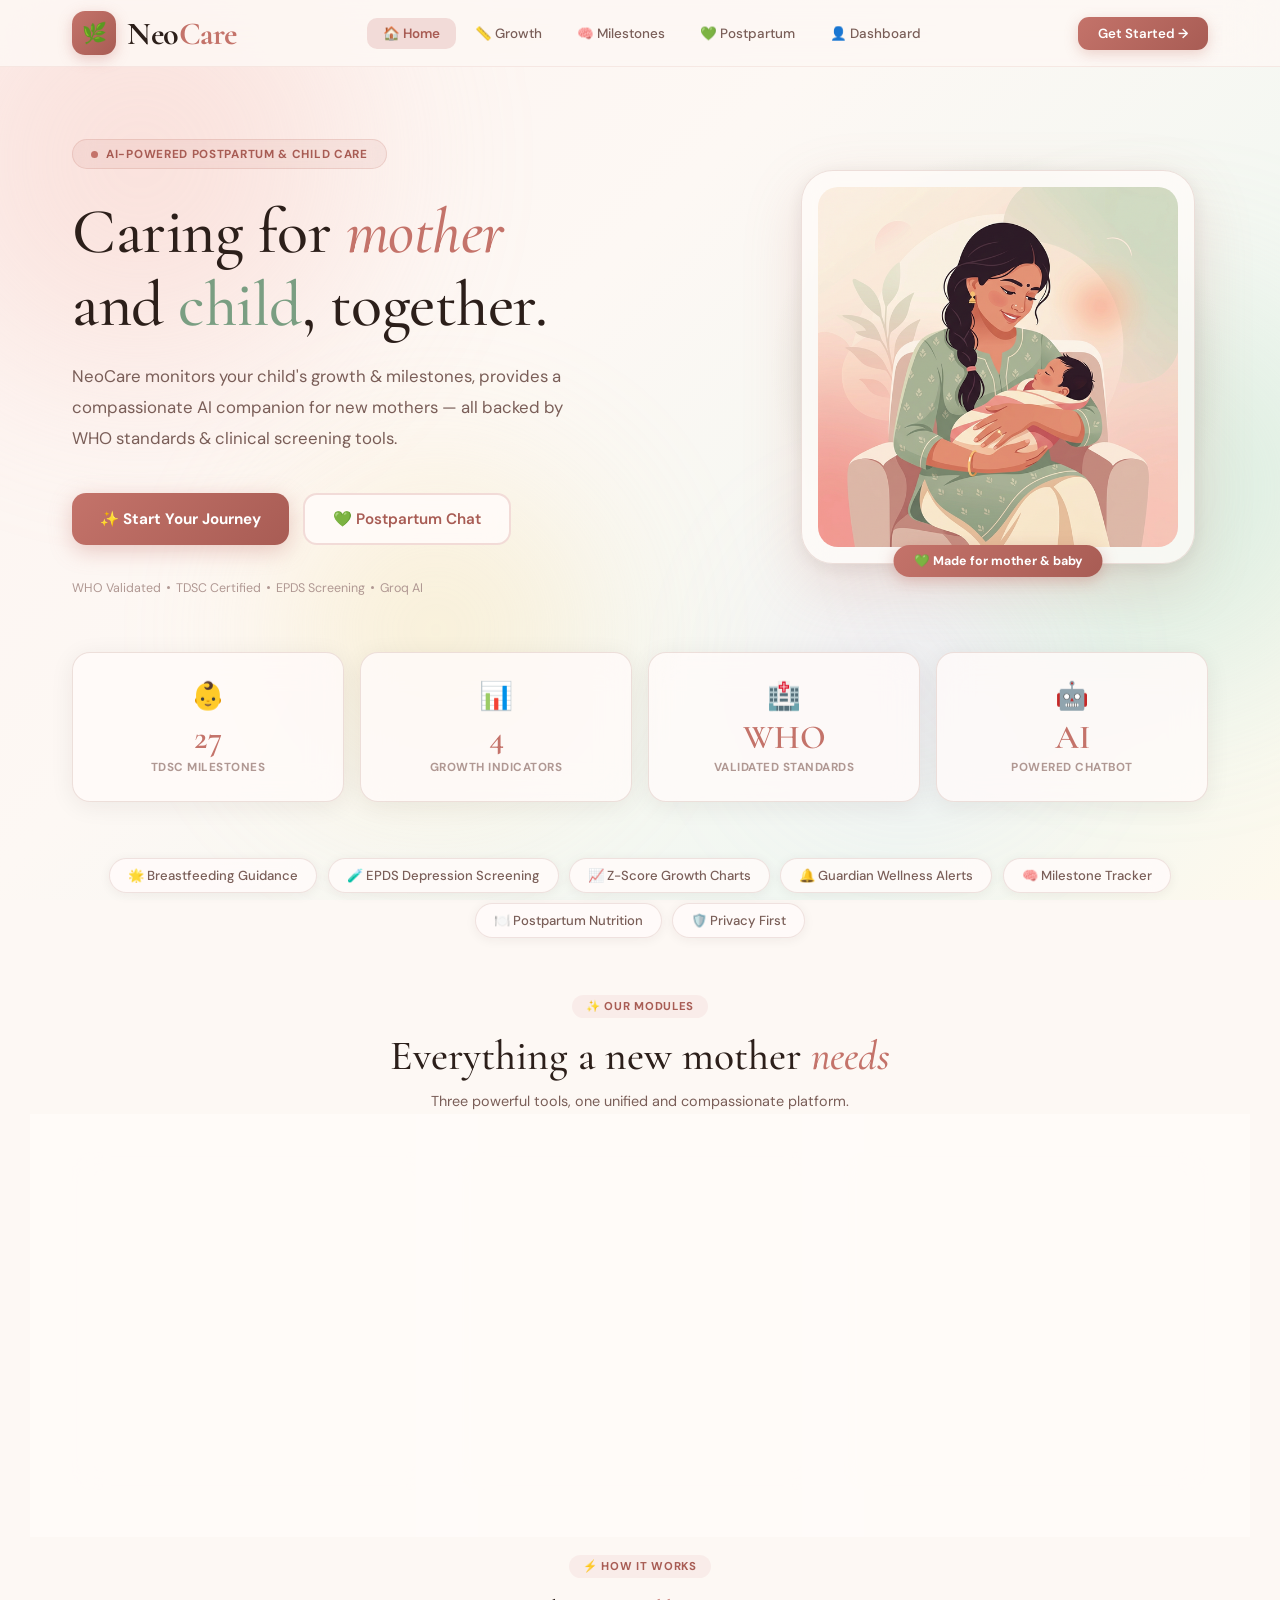
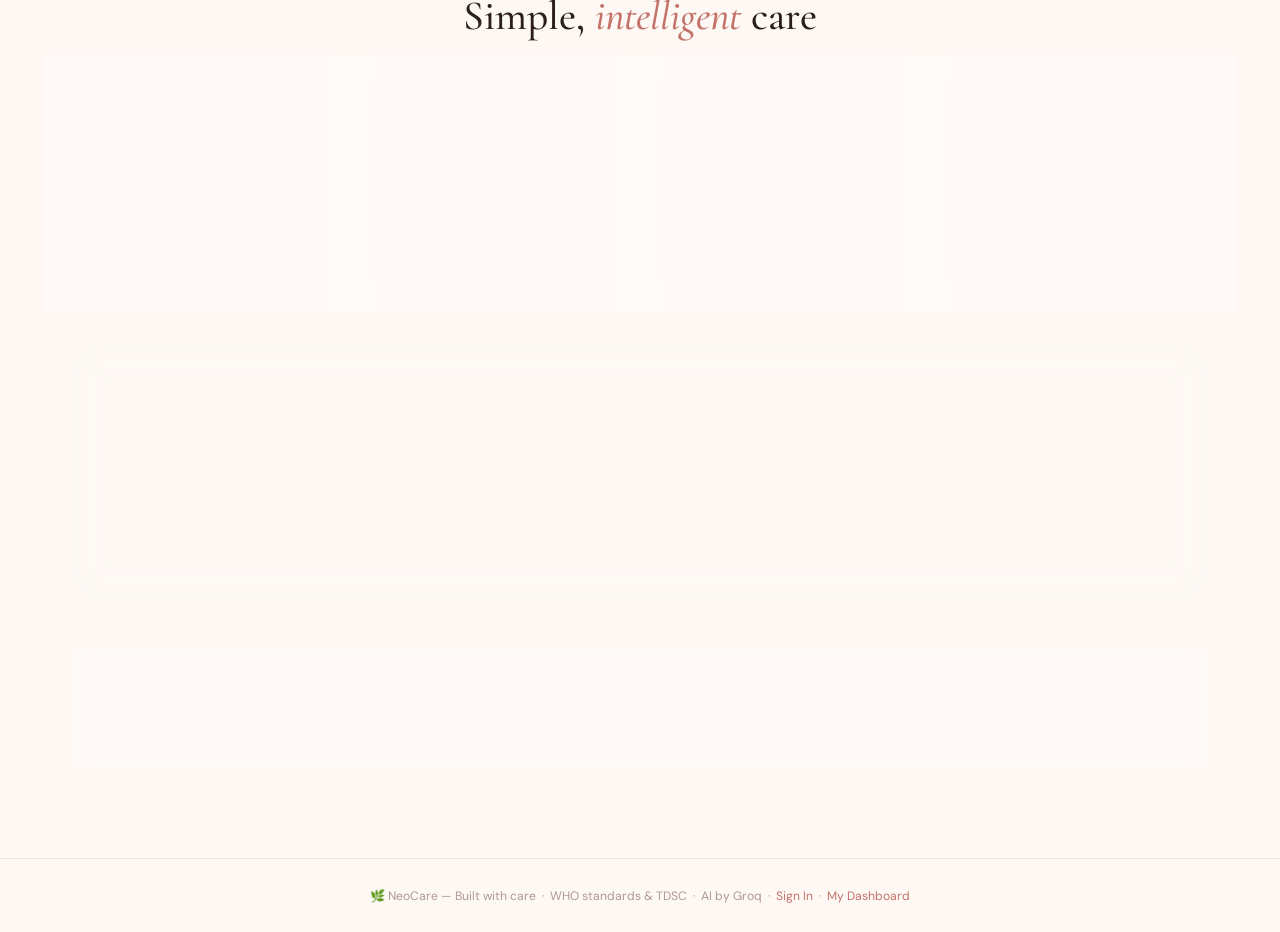
<file: frontend/index.html>
<!DOCTYPE html>
<html lang="en">

<head>
  <meta charset="UTF-8" />
  <meta name="viewport" content="width=device-width, initial-scale=1.0" />
  <title>NeoCare — AI Postpartum & Child Health Monitor</title>
  <meta name="description"
    content="NeoCare — AI-powered postpartum support and child health monitoring. WHO growth charts, TDSC milestones, PPD screening, and compassionate AI chat for new mothers." />
  <link
    href="https://fonts.googleapis.com/css2?family=Cormorant+Garamond:ital,wght@0,400;0,500;0,600;1,400;1,600&family=DM+Sans:wght@300;400;500;600;700&display=swap"
    rel="stylesheet" />
  <style>
    *,
    *::before,
    *::after {
      margin: 0;
      padding: 0;
      box-sizing: border-box;
    }

    html {
      scroll-behavior: smooth;
    }

    :root {
      --rose: #c4736a;
      --rose-d: #a85c54;
      --rose-l: #e8a49e;
      --rose-pale: #f9ece9;
      --rose-soft: #f2dbd8;
      --sage: #7a9e82;
      --sage-d: #5a7d62;
      --sage-pale: #edf4ee;
      --gold: #c4a45a;
      --gold-pale: #fef9ed;
      --ink: #2c1f1a;
      --mid: #7a5e58;
      --soft: #b09893;
      --cream: #fdf8f4;
      --white: #fffbf9;
      --ok: #5a8f62;
    }

    body {
      font-family: 'DM Sans', sans-serif;
      background: var(--cream);
      color: var(--ink);
      min-height: 100vh;
      overflow-x: hidden;
    }

    /* ── ANIMATED BACKGROUND ───────────────────────────────── */
    .bg-canvas {
      position: fixed;
      inset: 0;
      z-index: 0;
      background: linear-gradient(135deg, #fdf3f0 0%, #fdf8f4 40%, #f0f7f1 80%, #fef9ed 100%);
      overflow: hidden;
    }

    .bg-orb {
      position: absolute;
      border-radius: 50%;
      filter: blur(80px);
      opacity: 0.45;
      animation: floatOrb 14s ease-in-out infinite alternate;
    }

    .orb1 {
      width: 520px;
      height: 520px;
      background: radial-gradient(circle, #f5c0b8, transparent);
      top: -100px;
      left: -120px;
      animation-duration: 16s;
    }

    .orb2 {
      width: 440px;
      height: 440px;
      background: radial-gradient(circle, #b8dbbf, transparent);
      top: 30%;
      right: -100px;
      animation-duration: 12s;
      animation-delay: -4s;
    }

    .orb3 {
      width: 360px;
      height: 360px;
      background: radial-gradient(circle, #f5dfa0, transparent);
      bottom: 10%;
      left: 20%;
      animation-duration: 18s;
      animation-delay: -8s;
    }

    .orb4 {
      width: 280px;
      height: 280px;
      background: radial-gradient(circle, #e0b8f5, transparent);
      top: 60%;
      left: 60%;
      animation-duration: 13s;
      animation-delay: -2s;
      opacity: 0.25;
    }

    @keyframes floatOrb {
      from {
        transform: translate(0, 0) scale(1);
      }

      to {
        transform: translate(30px, 40px) scale(1.07);
      }
    }

    /* ── NAV ───────────────────────────────────────────────── */
    nav {
      position: sticky;
      top: 0;
      z-index: 500;
      background: rgba(253, 248, 244, 0.88);
      backdrop-filter: blur(24px) saturate(180%);
      border-bottom: 1px solid rgba(196, 115, 106, 0.12);
    }

    .nav-inner {
      max-width: 1200px;
      margin: 0 auto;
      display: flex;
      align-items: center;
      justify-content: space-between;
      padding: 0 2rem;
      height: 66px;
    }

    .brand {
      display: flex;
      align-items: center;
      gap: 11px;
      text-decoration: none;
    }

    .brand-mark {
      width: 44px;
      height: 44px;
      border-radius: 13px;
      background: linear-gradient(135deg, var(--rose), var(--rose-d));
      display: flex;
      align-items: center;
      justify-content: center;
      font-size: 1.25rem;
      box-shadow: 0 4px 14px rgba(196, 115, 106, 0.35);
    }

    .brand-text {
      font-family: 'Cormorant Garamond', serif;
      font-size: 2rem;
      font-weight: 700;
      color: var(--ink);
      letter-spacing: -0.5px;
    }

    .brand-text span {
      color: var(--rose);
    }

    .nav-links {
      display: flex;
      gap: 3px;
    }

    .nav-links a {
      padding: 7px 16px;
      border-radius: 10px;
      text-decoration: none;
      font-size: 0.84rem;
      font-weight: 500;
      color: var(--mid);
      transition: all 0.18s;
    }

    .nav-links a:hover {
      background: var(--rose-pale);
      color: var(--ink);
    }

    .nav-links a.active {
      background: var(--rose-soft);
      color: var(--rose-d);
      font-weight: 600;
    }

    .nav-cta {
      padding: 8px 20px;
      border-radius: 11px;
      background: linear-gradient(135deg, var(--rose), var(--rose-d));
      color: white;
      font-size: 0.83rem;
      font-weight: 600;
      text-decoration: none;
      transition: all 0.2s;
      box-shadow: 0 4px 14px rgba(196, 115, 106, 0.3);
    }

    .nav-cta:hover {
      transform: translateY(-2px);
      box-shadow: 0 8px 22px rgba(196, 115, 106, 0.4);
    }

    .nav-right {
      display: flex;
      align-items: center;
      gap: 10px;
    }

    #navUserName {
      font-size: 0.82rem;
      font-weight: 600;
      color: var(--ink);
    }

    /* ── PAGE WRAP ──────────────────────────────────────────── */
    .page-wrap {
      position: relative;
      z-index: 1;
      max-width: 1200px;
      margin: 0 auto;
      padding: 0 2rem 6rem;
    }

    /* ── HERO ───────────────────────────────────────────────── */
    .hero {
      display: grid;
      grid-template-columns: 1fr 420px;
      gap: 3rem;
      align-items: center;
      padding: 4.5rem 0 3.5rem;
      animation: fadeUp 0.7s ease;
    }

    .hero-text {
      text-align: left;
    }

    .hero-badge {
      display: inline-flex;
      align-items: center;
      gap: 8px;
      background: rgba(196, 115, 106, 0.1);
      border: 1.5px solid rgba(196, 115, 106, 0.2);
      color: var(--rose-d);
      padding: 6px 18px;
      border-radius: 100px;
      font-size: 0.73rem;
      font-weight: 700;
      letter-spacing: 0.7px;
      text-transform: uppercase;
      margin-bottom: 1.6rem;
      backdrop-filter: blur(10px);
    }

    .hero-badge .badge-dot {
      width: 7px;
      height: 7px;
      border-radius: 50%;
      background: var(--rose);
      animation: pulse 2s infinite;
    }

    @keyframes pulse {

      0%,
      100% {
        opacity: 1;
        transform: scale(1);
      }

      50% {
        opacity: 0.5;
        transform: scale(1.4);
      }
    }

    .hero h1 {
      font-family: 'Cormorant Garamond', serif;
      font-size: clamp(2.6rem, 5vw, 4rem);
      font-weight: 500;
      line-height: 1.15;
      color: var(--ink);
      margin-bottom: 1.2rem;
      letter-spacing: -0.5px;
    }

    .hero h1 em {
      font-style: italic;
      color: var(--rose);
    }

    .hero h1 .sage-word {
      color: var(--sage);
    }

    .hero-sub {
      font-size: 1.05rem;
      color: var(--mid);
      max-width: 500px;
      margin: 0 0 2.4rem;
      line-height: 1.85;
      font-weight: 400;
    }

    .hero-cta-row {
      display: flex;
      gap: 14px;
      flex-wrap: wrap;
      margin-bottom: 2.2rem;
    }

    .btn-primary {
      display: inline-flex;
      align-items: center;
      gap: 8px;
      padding: 14px 28px;
      border-radius: 14px;
      background: linear-gradient(135deg, var(--rose), var(--rose-d));
      color: white;
      font-weight: 700;
      font-size: 0.95rem;
      text-decoration: none;
      transition: all 0.25s;
      box-shadow: 0 6px 22px rgba(196, 115, 106, 0.35);
      font-family: 'DM Sans', sans-serif;
    }

    .btn-primary:hover {
      transform: translateY(-3px);
      box-shadow: 0 12px 32px rgba(196, 115, 106, 0.45);
    }

    .btn-secondary {
      display: inline-flex;
      align-items: center;
      gap: 8px;
      padding: 14px 28px;
      border-radius: 14px;
      background: rgba(255, 251, 249, 0.85);
      backdrop-filter: blur(12px);
      border: 2px solid rgba(196, 115, 106, 0.22);
      color: var(--rose-d);
      font-weight: 600;
      font-size: 0.95rem;
      text-decoration: none;
      transition: all 0.25s;
      font-family: 'DM Sans', sans-serif;
    }

    .btn-secondary:hover {
      background: var(--rose-pale);
      transform: translateY(-2px);
    }

    /* hero trust line */
    .hero-trust {
      display: flex;
      align-items: center;
      gap: 6px;
      font-size: 0.78rem;
      color: var(--soft);
    }

    .trust-dot {
      width: 3px;
      height: 3px;
      border-radius: 50%;
      background: var(--soft);
    }

    /* ── HERO IMAGE ─────────────────────────────────────────── */
    .hero-image-wrap {
      position: relative;
      display: flex;
      align-items: center;
      justify-content: center;
    }

    .hero-img-glow {
      position: absolute;
      inset: -20px;
      background: radial-gradient(ellipse at center, rgba(196, 115, 106, .18) 0%, rgba(122, 158, 130, .12) 50%, transparent 70%);
      border-radius: 50%;
      animation: glowPulse 4s ease-in-out infinite alternate;
    }

    @keyframes glowPulse {
      from {
        transform: scale(0.95);
        opacity: 0.7;
      }

      to {
        transform: scale(1.05);
        opacity: 1;
      }
    }

    .hero-img-frame {
      position: relative;
      z-index: 1;
      background: rgba(255, 251, 249, 0.75);
      backdrop-filter: blur(16px);
      border: 1.5px solid rgba(220, 195, 190, 0.5);
      border-radius: 32px;
      padding: 16px;
      box-shadow: 0 20px 60px rgba(196, 115, 106, 0.2), 0 4px 20px rgba(44, 31, 26, 0.08);
      animation: floatImg 6s ease-in-out infinite alternate;
    }

    @keyframes floatImg {
      from {
        transform: translateY(0px);
      }

      to {
        transform: translateY(-12px);
      }
    }

    .hero-img-frame img {
      width: 100%;
      max-width: 360px;
      border-radius: 20px;
      display: block;
    }

    .hero-img-caption {
      position: absolute;
      bottom: -14px;
      left: 50%;
      transform: translateX(-50%);
      background: linear-gradient(135deg, var(--rose), var(--rose-d));
      color: white;
      padding: 8px 20px;
      border-radius: 100px;
      font-size: 0.78rem;
      font-weight: 700;
      white-space: nowrap;
      box-shadow: 0 4px 16px rgba(196, 115, 106, .4);
      z-index: 2;
    }

    /* ── STATS STRIP ────────────────────────────────────────── */
    .stats-row {
      display: grid;
      grid-template-columns: repeat(4, 1fr);
      gap: 1rem;
      margin-bottom: 3.5rem;
    }

    .stat-card {
      background: rgba(255, 251, 249, 0.82);
      backdrop-filter: blur(16px);
      border: 1px solid rgba(220, 195, 190, 0.5);
      border-radius: 18px;
      padding: 1.6rem 1.2rem;
      text-align: center;
      box-shadow: 0 4px 24px rgba(44, 31, 26, 0.07);
      transition: transform 0.25s, box-shadow 0.25s;
      animation: fadeUp 0.5s ease both;
    }

    .stat-card:nth-child(2) {
      animation-delay: 0.07s;
    }

    .stat-card:nth-child(3) {
      animation-delay: 0.14s;
    }

    .stat-card:nth-child(4) {
      animation-delay: 0.21s;
    }

    .stat-card:hover {
      transform: translateY(-4px);
      box-shadow: 0 10px 36px rgba(44, 31, 26, 0.12);
    }

    .stat-emoji {
      font-size: 1.7rem;
      margin-bottom: 0.5rem;
      display: block;
    }

    .stat-num {
      font-family: 'Cormorant Garamond', serif;
      font-size: 2.1rem;
      font-weight: 600;
      color: var(--rose);
      display: block;
      line-height: 1;
    }

    .stat-lbl {
      font-size: 0.73rem;
      font-weight: 700;
      color: var(--soft);
      text-transform: uppercase;
      letter-spacing: 0.5px;
      margin-top: 4px;
      display: block;
    }

    /* ── SECTION HEADING ────────────────────────────────────── */
    .section-head {
      text-align: center;
      margin-bottom: 2.4rem;
    }

    .section-tag {
      display: inline-flex;
      align-items: center;
      gap: 6px;
      background: var(--rose-pale);
      color: var(--rose-d);
      padding: 4px 14px;
      border-radius: 100px;
      font-size: 0.71rem;
      font-weight: 700;
      letter-spacing: 0.7px;
      text-transform: uppercase;
      margin-bottom: 0.8rem;
    }

    .section-head h2 {
      font-family: 'Cormorant Garamond', serif;
      font-size: clamp(1.7rem, 4vw, 2.6rem);
      font-weight: 500;
      color: var(--ink);
    }

    .section-head h2 em {
      font-style: italic;
      color: var(--rose);
    }

    .section-head p {
      font-size: 0.9rem;
      color: var(--mid);
      max-width: 480px;
      margin: 0.5rem auto 0;
      line-height: 1.75;
    }

    /* ── MODULE CARDS ───────────────────────────────────────── */
    .modules-grid {
      display: grid;
      grid-template-columns: repeat(3, 1fr);
      gap: 1.4rem;
      margin-bottom: 4rem;
    }

    .mod-card {
      background: rgba(255, 251, 249, 0.88);
      backdrop-filter: blur(16px);
      border: 1px solid rgba(220, 195, 190, 0.45);
      border-radius: 22px;
      padding: 2rem;
      text-decoration: none;
      color: inherit;
      display: flex;
      flex-direction: column;
      gap: 0;
      box-shadow: 0 4px 28px rgba(44, 31, 26, 0.07);
      transition: transform 0.3s, box-shadow 0.3s;
      animation: fadeUp 0.5s ease both;
      position: relative;
      overflow: hidden;
    }

    .mod-card::before {
      content: '';
      position: absolute;
      top: 0;
      left: 0;
      right: 0;
      height: 3px;
      opacity: 0;
      transition: opacity 0.3s;
    }

    .mod-card.mc-rose::before {
      background: linear-gradient(90deg, var(--rose), var(--rose-l));
    }

    .mod-card.mc-sage::before {
      background: linear-gradient(90deg, var(--sage), #a8d4b0);
    }

    .mod-card.mc-gold::before {
      background: linear-gradient(90deg, var(--gold), #e8c97a);
    }

    .mod-card:nth-child(2) {
      animation-delay: 0.1s;
    }

    .mod-card:nth-child(3) {
      animation-delay: 0.2s;
    }

    .mod-card:hover {
      transform: translateY(-6px);
      box-shadow: 0 16px 48px rgba(44, 31, 26, 0.14);
    }

    .mod-card:hover::before {
      opacity: 1;
    }

    .mod-icon-wrap {
      width: 56px;
      height: 56px;
      border-radius: 16px;
      display: flex;
      align-items: center;
      justify-content: center;
      font-size: 1.6rem;
      margin-bottom: 1.3rem;
    }

    .mc-rose .mod-icon-wrap {
      background: linear-gradient(135deg, #fce9e5, #fdd5cf);
    }

    .mc-sage .mod-icon-wrap {
      background: linear-gradient(135deg, #e5f3e8, #cbead1);
    }

    .mc-gold .mod-icon-wrap {
      background: linear-gradient(135deg, #fef5d8, #fde8a2);
    }

    .mod-card h3 {
      font-family: 'Cormorant Garamond', serif;
      font-size: 1.25rem;
      font-weight: 600;
      color: var(--ink);
      margin-bottom: 0.55rem;
    }

    .mod-card p {
      font-size: 0.84rem;
      color: var(--mid);
      line-height: 1.75;
      flex: 1;
      margin-bottom: 1.2rem;
    }

    .mod-card-footer {
      display: flex;
      align-items: center;
      justify-content: space-between;
      padding-top: 1rem;
      border-top: 1px solid rgba(220, 195, 190, 0.4);
    }

    .mod-footer-tag {
      font-size: 0.75rem;
      font-weight: 700;
      color: var(--soft);
    }

    .mc-rose .mod-footer-tag {
      color: var(--rose-d);
    }

    .mc-sage .mod-footer-tag {
      color: var(--sage-d);
    }

    .mc-gold .mod-footer-tag {
      color: #a07a30;
    }

    .mod-arrow {
      width: 32px;
      height: 32px;
      border-radius: 50%;
      display: flex;
      align-items: center;
      justify-content: center;
      font-size: 0.9rem;
      transition: all 0.2s;
    }

    .mc-rose .mod-arrow {
      background: var(--rose-pale);
      color: var(--rose);
    }

    .mc-sage .mod-arrow {
      background: var(--sage-pale);
      color: var(--sage);
    }

    .mc-gold .mod-arrow {
      background: var(--gold-pale);
      color: var(--gold);
    }

    .mod-card:hover .mod-arrow {
      transform: translateX(4px);
      color: white;
    }

    .mc-rose .mod-card:hover .mod-arrow,
    .mod-card.mc-rose:hover .mod-arrow {
      background: var(--rose);
    }

    .mc-sage .mod-card:hover .mod-arrow,
    .mod-card.mc-sage:hover .mod-arrow {
      background: var(--sage);
    }

    .mc-gold .mod-card:hover .mod-arrow,
    .mod-card.mc-gold:hover .mod-arrow {
      background: var(--gold);
    }

    /* ── FEATURE PILLS ──────────────────────────────────────── */
    .feat-pills {
      display: flex;
      flex-wrap: wrap;
      gap: 0.65rem;
      justify-content: center;
      margin-bottom: 3.5rem;
    }

    .feat-pill {
      display: inline-flex;
      align-items: center;
      gap: 7px;
      padding: 8px 18px;
      border-radius: 100px;
      background: rgba(255, 251, 249, 0.85);
      backdrop-filter: blur(12px);
      border: 1.5px solid rgba(220, 195, 190, 0.45);
      font-size: 0.82rem;
      font-weight: 500;
      color: var(--mid);
      box-shadow: 0 2px 12px rgba(44, 31, 26, 0.06);
    }

    /* ── HOW IT WORKS ───────────────────────────────────────── */
    .how-grid {
      display: grid;
      grid-template-columns: repeat(4, 1fr);
      gap: 1rem;
      margin-bottom: 4rem;
      position: relative;
    }

    .how-grid::before {
      content: '';
      position: absolute;
      top: 28px;
      left: calc(12.5% + 14px);
      right: calc(12.5% + 14px);
      height: 2px;
      background: repeating-linear-gradient(90deg, rgba(196, 115, 106, .3) 0, rgba(196, 115, 106, .3) 8px, transparent 8px, transparent 16px);
    }

    .how-step {
      background: rgba(255, 251, 249, 0.85);
      backdrop-filter: blur(12px);
      border: 1px solid rgba(220, 195, 190, 0.45);
      border-radius: 18px;
      padding: 1.6rem 1.2rem;
      text-align: center;
      box-shadow: 0 3px 18px rgba(44, 31, 26, 0.06);
      transition: transform 0.25s;
      animation: fadeUp 0.5s ease both;
    }

    .how-step:nth-child(2) {
      animation-delay: 0.1s;
    }

    .how-step:nth-child(3) {
      animation-delay: 0.2s;
    }

    .how-step:nth-child(4) {
      animation-delay: 0.3s;
    }

    .how-step:hover {
      transform: translateY(-4px);
    }

    .how-num {
      width: 42px;
      height: 42px;
      border-radius: 50%;
      background: linear-gradient(135deg, var(--rose), var(--rose-d));
      color: white;
      display: flex;
      align-items: center;
      justify-content: center;
      font-size: 0.88rem;
      font-weight: 700;
      margin: 0 auto 1rem;
      position: relative;
      z-index: 1;
      box-shadow: 0 4px 14px rgba(196, 115, 106, 0.35);
    }

    .how-step h4 {
      font-family: 'Cormorant Garamond', serif;
      font-size: 1rem;
      font-weight: 600;
      color: var(--ink);
      margin-bottom: 0.45rem;
    }

    .how-step p {
      font-size: 0.8rem;
      color: var(--mid);
      line-height: 1.65;
    }

    /* ── TESTIMONIAL / TRUST SECTION ────────────────────────── */
    .trust-banner {
      background: linear-gradient(135deg, rgba(196, 115, 106, 0.09), rgba(122, 158, 130, 0.09));
      border: 1.5px solid rgba(220, 195, 190, 0.4);
      border-radius: 24px;
      padding: 2.8rem 2.5rem;
      text-align: center;
      margin-bottom: 3rem;
      backdrop-filter: blur(16px);
      box-shadow: 0 8px 40px rgba(44, 31, 26, 0.07);
    }

    .trust-banner h3 {
      font-family: 'Cormorant Garamond', serif;
      font-size: 1.9rem;
      font-weight: 500;
      color: var(--ink);
      margin-bottom: 0.7rem;
    }

    .trust-banner h3 em {
      font-style: italic;
      color: var(--rose);
    }

    .trust-banner p {
      font-size: 0.9rem;
      color: var(--mid);
      max-width: 540px;
      margin: 0 auto 1.6rem;
      line-height: 1.8;
    }

    .trust-icons {
      display: flex;
      align-items: center;
      justify-content: center;
      gap: 2rem;
      flex-wrap: wrap;
    }

    .trust-icon-item {
      display: flex;
      align-items: center;
      gap: 8px;
      font-size: 0.82rem;
      font-weight: 600;
      color: var(--mid);
    }

    .trust-icon-badge {
      width: 38px;
      height: 38px;
      border-radius: 11px;
      background: white;
      display: flex;
      align-items: center;
      justify-content: center;
      font-size: 1.1rem;
      box-shadow: 0 2px 10px rgba(44, 31, 26, 0.1);
    }

    /* ── DISCLAIMER ─────────────────────────────────────────── */
    .disclaimer {
      background: rgba(255, 251, 249, 0.7);
      backdrop-filter: blur(10px);
      border: 1px solid rgba(220, 195, 190, 0.4);
      border-radius: 14px;
      padding: 1.3rem 1.8rem;
      font-size: 0.81rem;
      color: var(--soft);
      line-height: 1.75;
      text-align: center;
    }

    .disclaimer strong {
      color: var(--mid);
    }

    /* ── FOOTER ─────────────────────────────────────────────── */
    footer {
      position: relative;
      z-index: 1;
      text-align: center;
      padding: 1.8rem 2rem;
      font-size: 0.76rem;
      color: var(--soft);
      border-top: 1px solid rgba(220, 195, 190, 0.35);
    }

    footer a {
      color: var(--rose);
      text-decoration: none;
    }

    /* ── ANIMATIONS ─────────────────────────────────────────── */
    @keyframes fadeUp {
      from {
        opacity: 0;
        transform: translateY(16px);
      }

      to {
        opacity: 1;
        transform: translateY(0);
      }
    }

    /* ── RESPONSIVE ─────────────────────────────────────────── */
    @media (max-width: 960px) {
      .hero {
        grid-template-columns: 1fr;
        text-align: center;
        padding: 3.5rem 0 2.5rem;
      }

      .hero-text {
        order: 1;
      }

      .hero-image-wrap {
        order: 0;
        max-width: 320px;
        margin: 0 auto;
      }

      .hero-cta-row {
        justify-content: center;
      }

      .hero-trust {
        justify-content: center;
      }

      .hero-sub {
        margin: 0 auto 2.4rem;
      }

      .stats-row {
        grid-template-columns: repeat(2, 1fr);
      }

      .modules-grid {
        grid-template-columns: 1fr 1fr;
      }

      .how-grid {
        grid-template-columns: repeat(2, 1fr);
      }

      .how-grid::before {
        display: none;
      }
    }

    @media (max-width: 640px) {
      .nav-inner {
        flex-wrap: wrap;
        height: auto;
        padding: 0.8rem 1rem;
        gap: 0.6rem;
      }

      .nav-links {
        flex-wrap: wrap;
        justify-content: center;
      }

      .page-wrap {
        padding: 0 1rem 4rem;
      }

      .stats-row {
        grid-template-columns: repeat(2, 1fr);
      }

      .modules-grid {
        grid-template-columns: 1fr;
      }

      .how-grid {
        grid-template-columns: 1fr 1fr;
      }

      .hero {
        padding: 2.5rem 0;
      }

      .brand-text {
        font-size: 1.6rem;
      }

      .trust-icons {
        gap: 1.2rem;
      }
    }
  </style>
</head>

<body>

  <!-- ANIMATED BACKGROUND -->
  <div class="bg-canvas">
    <div class="bg-orb orb1"></div>
    <div class="bg-orb orb2"></div>
    <div class="bg-orb orb3"></div>
    <div class="bg-orb orb4"></div>
  </div>

  <!-- NAVBAR -->
  <nav>
    <div class="nav-inner">
      <a href="index.html" class="brand">
        <div class="brand-mark">🌿</div>
        <span class="brand-text">Neo<span>Care</span></span>
      </a>
      <div class="nav-links">
        <a href="index.html" class="active">🏠 Home</a>
        <a href="growth.html">📏 Growth</a>
        <a href="milestones.html">🧠 Milestones</a>
        <a href="postpartum.html">💚 Postpartum</a>
        <a href="dashboard.html">👤 Dashboard</a>
      </div>
      <div class="nav-right">
        <span id="navUserName"></span>
        <a href="login.html" class="nav-cta" id="navLoginBtn">Get Started →</a>
      </div>
    </div>
  </nav>

  <!-- MAIN PAGE -->
  <div class="page-wrap">

    <!-- HERO -->
    <section class="hero">
      <!-- Left: Text -->
      <div class="hero-text">
        <div class="hero-badge">
          <div class="badge-dot"></div>
          AI-Powered Postpartum &amp; Child Care
        </div>
        <h1>
          Caring for <em>mother</em><br>
          and <span class="sage-word">child</span>, together.
        </h1>
        <p class="hero-sub">
          NeoCare monitors your child's growth &amp; milestones, provides a compassionate AI companion for new mothers —
          all backed by WHO standards &amp; clinical screening tools.
        </p>
        <div class="hero-cta-row">
          <a href="login.html" class="btn-primary">✨ Start Your Journey</a>
          <a href="postpartum.html" class="btn-secondary">💚 Postpartum Chat</a>
        </div>
        <div class="hero-trust">
          <span>WHO Validated</span>
          <div class="trust-dot"></div>
          <span>TDSC Certified</span>
          <div class="trust-dot"></div>
          <span>EPDS Screening</span>
          <div class="trust-dot"></div>
          <span>Groq AI</span>
        </div>
      </div>

      <!-- Right: Mother & Baby Illustration -->
      <div class="hero-image-wrap">
        <div class="hero-img-glow"></div>
        <div class="hero-img-frame">
          <img src="images/mother_baby_hero.png" alt="A mother lovingly cradling her newborn baby" />
          <div class="hero-img-caption">💚 Made for mother &amp; baby</div>
        </div>
      </div>
    </section>

    <!-- STATS -->
    <div class="stats-row">
      <div class="stat-card">
        <span class="stat-emoji">👶</span>
        <span class="stat-num">27</span>
        <span class="stat-lbl">TDSC Milestones</span>
      </div>
      <div class="stat-card">
        <span class="stat-emoji">📊</span>
        <span class="stat-num">4</span>
        <span class="stat-lbl">Growth Indicators</span>
      </div>
      <div class="stat-card">
        <span class="stat-emoji">🏥</span>
        <span class="stat-num">WHO</span>
        <span class="stat-lbl">Validated Standards</span>
      </div>
      <div class="stat-card">
        <span class="stat-emoji">🤖</span>
        <span class="stat-num">AI</span>
        <span class="stat-lbl">Powered Chatbot</span>
      </div>
    </div>

    <!-- FEATURE PILLS -->
    <div class="feat-pills">
      <div class="feat-pill">🌟 Breastfeeding Guidance</div>
      <div class="feat-pill">🧪 EPDS Depression Screening</div>
      <div class="feat-pill">📈 Z-Score Growth Charts</div>
      <div class="feat-pill">🔔 Guardian Wellness Alerts</div>
      <div class="feat-pill">🧠 Milestone Tracker</div>
      <div class="feat-pill">🍽️ Postpartum Nutrition</div>
      <div class="feat-pill">🛡️ Privacy First</div>
    </div>

    <!-- MODULES -->
    <div class="section-head">
      <div class="section-tag">✨ Our Modules</div>
      <h2>Everything a new mother <em>needs</em></h2>
      <p>Three powerful tools, one unified and compassionate platform.</p>
    </div>

    <div class="modules-grid">
      <a href="growth.html" class="mod-card mc-rose">
        <div class="mod-icon-wrap">📏</div>
        <h3>Child Growth Monitoring</h3>
        <p>Track weight, height &amp; head circumference against WHO growth standards. Detect undernutrition, stunting,
          and growth abnormalities early with visual Z-score charts.</p>
        <div class="mod-card-footer">
          <span class="mod-footer-tag">0 – 5 Years · WHO Charts</span>
          <div class="mod-arrow">→</div>
        </div>
      </a>

      <a href="milestones.html" class="mod-card mc-sage">
        <div class="mod-icon-wrap">🧠</div>
        <h3>Developmental Milestones</h3>
        <p>Screen motor, language &amp; social development using the TDSC — India's validated 0–3 year screening chart.
          Domain-wise results with stimulation tips.</p>
        <div class="mod-card-footer">
          <span class="mod-footer-tag">0 – 3 Years · TDSC Based</span>
          <div class="mod-arrow">→</div>
        </div>
      </a>

      <a href="postpartum.html" class="mod-card mc-gold">
        <div class="mod-icon-wrap">💚</div>
        <h3>Postpartum Care Assistant</h3>
        <p>An empathetic AI companion for new mothers. Chat about feeding, recovery &amp; emotions. EPDS screening for
          postpartum depression. Guardian wellness alerts.</p>
        <div class="mod-card-footer">
          <span class="mod-footer-tag">AI Chat · PPD Screening</span>
          <div class="mod-arrow">→</div>
        </div>
      </a>
    </div>

    <!-- HOW IT WORKS -->
    <div class="section-head">
      <div class="section-tag">⚡ How It Works</div>
      <h2>Simple, <em>intelligent</em> care</h2>
    </div>

    <div class="how-grid">
      <div class="how-step">
        <div class="how-num">1</div>
        <h4>Create Your Profile</h4>
        <p>Register with your details — your baby's info and health context get saved once.</p>
      </div>
      <div class="how-step">
        <div class="how-num">2</div>
        <h4>Enter Measurements</h4>
        <p>Input weight, height, or answer the milestone checklist — fields auto-fill from your profile.</p>
      </div>
      <div class="how-step">
        <div class="how-num">3</div>
        <h4>AI Analysis</h4>
        <p>NeoCare compares against WHO &amp; TDSC standards using clinically validated algorithms.</p>
      </div>
      <div class="how-step">
        <div class="how-num">4</div>
        <h4>Actionable Guidance</h4>
        <p>Receive color-coded results, Z-score charts, and parent-friendly advice on what to do next.</p>
      </div>
    </div>

    <!-- TRUST BANNER -->
    <div class="trust-banner">
      <h3>Built with <em>care</em> for new mothers</h3>
      <p>NeoCare is designed to empower — not replace — healthcare professionals. Every tool is backed by evidence and
        built with privacy at its core.</p>
      <div class="trust-icons">
        <div class="trust-icon-item">
          <div class="trust-icon-badge">🌍</div>
          WHO Validated
        </div>
        <div class="trust-icon-item">
          <div class="trust-icon-badge">📋</div>
          TDSC Certified
        </div>
        <div class="trust-icon-item">
          <div class="trust-icon-badge">🔒</div>
          Privacy First
        </div>
        <div class="trust-icon-item">
          <div class="trust-icon-badge">🤖</div>
          Groq AI
        </div>
        <div class="trust-icon-item">
          <div class="trust-icon-badge">💊</div>
          EPDS Screening
        </div>
      </div>
    </div>

    <!-- DISCLAIMER -->
    <div class="disclaimer">
      <strong>⚠️ Important:</strong> NeoCare is a <strong>screening and support tool only</strong> — not a clinical
      diagnostic system. All results are informational. Always consult a qualified healthcare professional for medical
      decisions.
      <br /><span style="font-size:.72rem;margin-top:4px;display:inline-block">Crisis support: iCall
        <strong>9152987821</strong> · Vandrevala Foundation <strong>1860-2662-345</strong></span>
    </div>

  </div>

  <!-- FOOTER -->
  <footer>
    🌿 NeoCare — Built with care &nbsp;·&nbsp; WHO standards &amp; TDSC &nbsp;·&nbsp; AI by Groq &nbsp;·&nbsp;
    <a href="login.html">Sign In</a> &nbsp;·&nbsp; <a href="dashboard.html">My Dashboard</a>
  </footer>

  <script>
    // Show logged-in user name in nav if token exists
    const token = localStorage.getItem('nc_token');
    if (token) {
      const apiHost = (window.location.hostname === '127.0.0.1' || window.location.hostname === 'localhost' || window.location.protocol === 'file:') ? 'http://127.0.0.1:8000' : window.location.origin;
      fetch(apiHost + '/api/auth/me?token=' + token)
        .then(r => r.ok ? r.json() : null)
        .then(d => {
          if (d && d.user) {
            const name = d.user.full_name ? d.user.full_name.split(' ')[0] : '';
            const el = document.getElementById('navUserName');
            if (el && name) el.textContent = '👩 ' + name;
            const loginBtn = document.getElementById('navLoginBtn');
            if (loginBtn) { loginBtn.textContent = '👤 Dashboard'; loginBtn.href = 'dashboard.html'; }
          }
        }).catch(() => { });
    }
  </script>

</body>

</html>
</file>
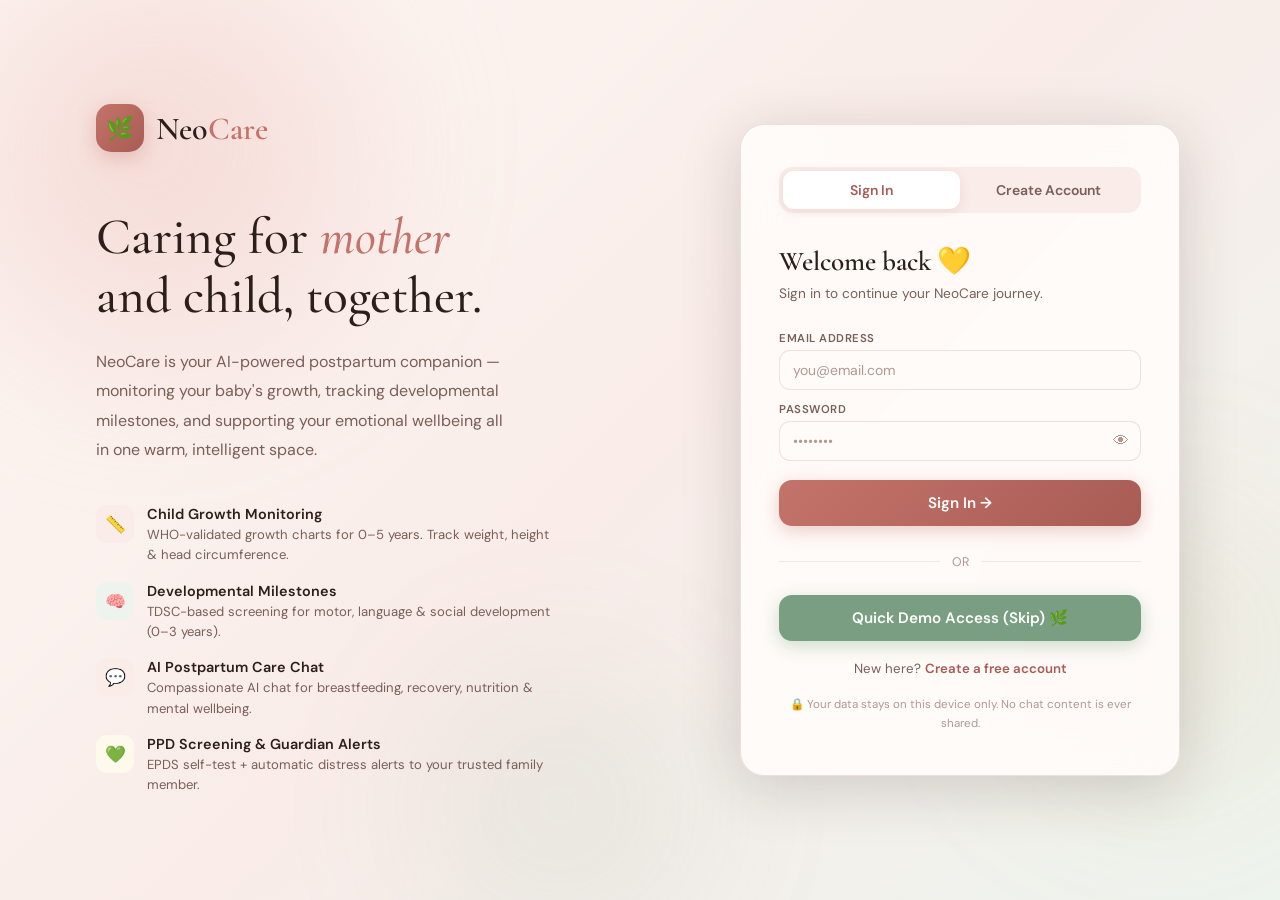
<file: frontend/dashboard.html>
<!DOCTYPE html>
<html lang="en">

<head>
    <meta charset="UTF-8" />
    <meta name="viewport" content="width=device-width, initial-scale=1.0" />
    <title>NeoCare — My Dashboard</title>
    <meta name="description"
        content="NeoCare dashboard — manage your profile, baby details, and partner/husband information." />
    <link
        href="https://fonts.googleapis.com/css2?family=Cormorant+Garamond:ital,wght@0,400;0,500;0,600;1,400;1,500&family=DM+Sans:wght@300;400;500;600&display=swap"
        rel="stylesheet" />
    <style>
        *,
        *::before,
        *::after {
            margin: 0;
            padding: 0;
            box-sizing: border-box;
        }

        html {
            scroll-behavior: smooth;
        }

        :root {
            --rose: #c4736a;
            --rose-d: #a85c54;
            --rose-l: #e8a49e;
            --rose-pale: #f9ece9;
            --rose-soft: #f2dbd8;
            --sage: #7a9e82;
            --sage-pale: #edf4ee;
            --sage-d: #5a7d62;
            --gold: #c4a45a;
            --gold-pale: #fef9ed;
            --ink: #2c1f1a;
            --mid: #7a5e58;
            --soft: #b09893;
            --cream: #fdf8f4;
            --white: #fffbf9;
            --ok: #5a8f62;
            --ok-bg: #edf6ee;
            --warn: #c47b2a;
            --warn-bg: #fef5e7;
            --danger: #b8413a;
            --danger-bg: #fce9e8;
            --r: 16px;
            --shadow: 0 2px 20px rgba(44, 31, 26, .08);
            --shadow-md: 0 6px 30px rgba(44, 31, 26, .12);
        }

        body {
            font-family: 'DM Sans', sans-serif;
            background: var(--cream);
            color: var(--ink);
            min-height: 100vh;
        }

        /* ── NAV ───────────────────────────────── */
        nav {
            background: rgba(253, 248, 244, .97);
            backdrop-filter: blur(20px);
            border-bottom: 1px solid rgba(196, 115, 106, .12);
            position: sticky;
            top: 0;
            z-index: 200;
        }

        .nav-inner {
            max-width: 1200px;
            margin: 0 auto;
            display: flex;
            align-items: center;
            justify-content: space-between;
            padding: 0 2rem;
            height: 64px;
        }

        .brand {
            display: flex;
            align-items: center;
            gap: 10px;
            text-decoration: none;
        }

        .brand-mark {
            width: 36px;
            height: 36px;
            border-radius: 11px;
            background: linear-gradient(135deg, var(--rose), var(--rose-d));
            display: flex;
            align-items: center;
            justify-content: center;
            font-size: 1.1rem;
            box-shadow: 0 3px 12px rgba(196, 115, 106, .3);
        }

        .brand-text {
            font-family: 'Cormorant Garamond', serif;
            font-size: 1.5rem;
            font-weight: 600;
            color: var(--ink);
        }

        .brand-text span {
            color: var(--rose);
        }

        .nav-links {
            display: flex;
            gap: 4px;
        }

        .nav-links a {
            padding: 6px 15px;
            border-radius: 10px;
            text-decoration: none;
            font-size: .84rem;
            font-weight: 500;
            color: var(--mid);
            transition: all .18s;
        }

        .nav-links a:hover {
            background: var(--rose-pale);
            color: var(--ink);
        }

        .nav-links a.active {
            background: var(--rose-soft);
            color: var(--rose-d);
            font-weight: 600;
        }

        .nav-user {
            display: flex;
            align-items: center;
            gap: 10px;
        }

        .nav-avatar {
            width: 35px;
            height: 35px;
            border-radius: 50%;
            background: linear-gradient(135deg, var(--rose-pale), var(--sage-pale));
            border: 2px solid rgba(196, 115, 106, .25);
            display: flex;
            align-items: center;
            justify-content: center;
            font-size: .95rem;
        }

        .nav-name {
            font-size: .84rem;
            font-weight: 600;
            color: var(--ink);
        }

        .btn-logout {
            padding: 6px 14px;
            border-radius: 9px;
            background: var(--rose-pale);
            border: 1.5px solid rgba(196, 115, 106, .2);
            color: var(--rose-d);
            font-size: .8rem;
            font-weight: 600;
            cursor: pointer;
            font-family: 'DM Sans', sans-serif;
            transition: all .18s;
        }

        .btn-logout:hover {
            background: var(--rose-soft);
        }

        /* ── PAGE ──────────────────────────────── */
        .page {
            max-width: 1200px;
            margin: 0 auto;
            padding: 2.5rem 2rem 5rem;
        }

        .page-header {
            margin-bottom: 2.2rem;
            animation: fadeUp .5s ease;
        }

        .page-tag {
            display: inline-flex;
            align-items: center;
            gap: 6px;
            background: var(--rose-pale);
            color: var(--rose-d);
            padding: 4px 14px;
            border-radius: 100px;
            font-size: .72rem;
            font-weight: 600;
            letter-spacing: .8px;
            text-transform: uppercase;
            margin-bottom: .8rem;
        }

        .page-header h1 {
            font-family: 'Cormorant Garamond', serif;
            font-size: clamp(1.9rem, 4vw, 2.8rem);
            font-weight: 500;
            color: var(--ink);
            margin-bottom: .4rem;
        }

        .page-header h1 em {
            font-style: italic;
            color: var(--rose);
        }

        .page-header p {
            color: var(--mid);
            font-size: .9rem;
            line-height: 1.7;
        }

        /* ── STATS STRIP ─────────────────────────────────── */
        .stats-strip {
            display: grid;
            grid-template-columns: repeat(auto-fit, minmax(160px, 1fr));
            gap: 1rem;
            margin-bottom: 2.2rem;
        }

        .stat-card {
            background: rgba(255, 251, 249, .95);
            border: 1px solid rgba(220, 195, 190, .45);
            border-radius: var(--r);
            padding: 1.3rem 1.2rem;
            box-shadow: var(--shadow);
            text-align: center;
            animation: fadeUp .4s ease both;
        }

        .stat-card:nth-child(2) {
            animation-delay: .07s;
        }

        .stat-card:nth-child(3) {
            animation-delay: .14s;
        }

        .stat-card:nth-child(4) {
            animation-delay: .21s;
        }

        .stat-icon {
            font-size: 1.8rem;
            margin-bottom: .4rem;
        }

        .stat-val {
            font-family: 'Cormorant Garamond', serif;
            font-size: 1.5rem;
            font-weight: 600;
            color: var(--rose);
        }

        .stat-lbl {
            font-size: .72rem;
            color: var(--soft);
            font-weight: 600;
            text-transform: uppercase;
            letter-spacing: .4px;
            margin-top: 2px;
        }

        /* ── GRID LAYOUT ─────────────────────────────────── */
        .dash-grid {
            display: grid;
            grid-template-columns: 1fr 1fr;
            gap: 1.5rem;
        }

        .dash-grid .full-width {
            grid-column: 1 / -1;
        }

        /* ── CARD ─────────────────────────────── */
        .card {
            background: rgba(255, 251, 249, .95);
            border: 1px solid rgba(220, 195, 190, .45);
            border-radius: var(--r);
            padding: 1.6rem;
            box-shadow: var(--shadow);
            animation: fadeUp .4s ease;
        }

        .card-header {
            display: flex;
            align-items: center;
            gap: 10px;
            margin-bottom: 1.3rem;
        }

        .card-icon {
            width: 36px;
            height: 36px;
            border-radius: 11px;
            display: flex;
            align-items: center;
            justify-content: center;
            font-size: 1rem;
            flex-shrink: 0;
        }

        .ci-rose {
            background: var(--rose-pale);
        }

        .ci-sage {
            background: var(--sage-pale);
        }

        .ci-gold {
            background: var(--gold-pale);
        }

        .card-title {
            font-family: 'Cormorant Garamond', serif;
            font-size: 1.15rem;
            font-weight: 600;
            color: var(--ink);
        }

        .card-subtitle {
            font-size: .78rem;
            color: var(--soft);
            margin-top: 1px;
        }

        /* ── FORM ─────────────────────────────── */
        .form-row {
            display: grid;
            gap: .85rem;
            margin-bottom: .85rem;
        }

        .form-row.two {
            grid-template-columns: 1fr 1fr;
        }

        .form-row.three {
            grid-template-columns: 1fr 1fr 1fr;
        }

        .form-group {
            display: flex;
            flex-direction: column;
            gap: 4px;
        }

        .form-label {
            font-size: .7rem;
            font-weight: 600;
            color: var(--mid);
            text-transform: uppercase;
            letter-spacing: .5px;
        }

        .form-input,
        .form-select {
            padding: 9px 13px;
            border: 1.5px solid rgba(196, 115, 106, .2);
            border-radius: 11px;
            font-family: 'DM Sans', sans-serif;
            font-size: .875rem;
            color: var(--ink);
            background: var(--white);
            outline: none;
            transition: border-color .18s, box-shadow .18s;
            width: 100%;
        }

        .form-input:focus,
        .form-select:focus {
            border-color: var(--rose);
            box-shadow: 0 0 0 3px rgba(196, 115, 106, .12);
        }

        .form-input[readonly] {
            background: rgba(196, 115, 106, .05);
            color: var(--mid);
            cursor: default;
        }

        .section-divider {
            font-size: .7rem;
            font-weight: 700;
            color: var(--soft);
            text-transform: uppercase;
            letter-spacing: .8px;
            margin: 1.3rem 0 .8rem;
            display: flex;
            align-items: center;
            gap: 8px;
        }

        .section-divider::after {
            content: '';
            flex: 1;
            height: 1px;
            background: rgba(196, 115, 106, .15);
        }

        /* ── BUTTONS ──────────────────────────── */
        .btn {
            display: inline-flex;
            align-items: center;
            gap: 7px;
            padding: 10px 22px;
            border: none;
            border-radius: 12px;
            font-family: 'DM Sans', sans-serif;
            font-size: .88rem;
            font-weight: 600;
            cursor: pointer;
            transition: all .2s;
        }

        .btn-rose {
            background: linear-gradient(135deg, var(--rose), var(--rose-d));
            color: white;
            box-shadow: 0 4px 16px rgba(196, 115, 106, .3);
        }

        .btn-rose:hover {
            transform: translateY(-2px);
            box-shadow: 0 8px 24px rgba(196, 115, 106, .38);
        }

        .btn-rose:disabled {
            opacity: .5;
            cursor: not-allowed;
            transform: none;
            box-shadow: none;
        }

        .btn-ghost {
            background: var(--rose-pale);
            color: var(--rose-d);
            border: 1.5px solid rgba(196, 115, 106, .2);
        }

        .btn-ghost:hover {
            background: var(--rose-soft);
        }

        .btn-green {
            background: linear-gradient(135deg, var(--sage), var(--sage-d));
            color: white;
            box-shadow: 0 4px 16px rgba(122, 158, 130, .3);
        }

        .btn-green:hover {
            transform: translateY(-2px);
        }

        .btn-sm {
            padding: 7px 16px;
            font-size: .8rem;
        }

        .save-row {
            display: flex;
            align-items: center;
            gap: 12px;
            margin-top: 1.1rem;
            flex-wrap: wrap;
        }

        .saved-badge {
            font-size: .82rem;
            color: var(--ok);
            font-weight: 600;
            display: none;
            animation: fadeUp .3s ease;
        }

        .spinner-sm {
            width: 16px;
            height: 16px;
            border: 2.5px solid rgba(255, 255, 255, .4);
            border-top-color: white;
            border-radius: 50%;
            animation: spin .7s linear infinite;
            display: none;
        }

        @keyframes spin {
            to {
                transform: rotate(360deg);
            }
        }

        /* ── ALERT / MODULE CARDS ─────────────── */
        .alert {
            display: flex;
            gap: 10px;
            align-items: flex-start;
            padding: .85rem 1.1rem;
            border-radius: 11px;
            font-size: .855rem;
            line-height: 1.7;
            margin-bottom: .9rem;
            border: 1px solid;
        }

        .alert-info {
            background: #eef4fc;
            border-color: rgba(90, 143, 192, .3);
            color: #244a70;
        }

        .alert-ok {
            background: var(--ok-bg);
            border-color: rgba(90, 143, 90, .3);
            color: #2d5a2d;
        }

        .alert-warn {
            background: var(--warn-bg);
            border-color: rgba(196, 123, 42, .3);
            color: #7a4a10;
        }

        /* ── MODULE NAVIGATION CARDS ────────────── */
        .module-grid {
            display: grid;
            grid-template-columns: repeat(3, 1fr);
            gap: 1rem;
        }

        .module-nav-card {
            background: rgba(255, 251, 249, .92);
            border: 1px solid rgba(220, 195, 190, .45);
            border-radius: var(--r);
            padding: 1.4rem;
            text-decoration: none;
            color: inherit;
            display: flex;
            flex-direction: column;
            gap: .5rem;
            transition: transform .25s, box-shadow .25s;
            box-shadow: var(--shadow);
        }

        .module-nav-card:hover {
            transform: translateY(-4px);
            box-shadow: var(--shadow-md);
        }

        .mnc-emoji {
            font-size: 2rem;
        }

        .mnc-title {
            font-family: 'Cormorant Garamond', serif;
            font-size: 1rem;
            font-weight: 600;
            color: var(--ink);
        }

        .mnc-desc {
            font-size: .78rem;
            color: var(--mid);
            line-height: 1.5;
        }

        .mnc-footer {
            margin-top: .6rem;
            padding-top: .6rem;
            border-top: 1px solid rgba(220, 195, 190, .4);
            font-size: .76rem;
            color: var(--rose-d);
            font-weight: 600;
        }

        /* ── WELLNESS + ALERTS ────────────────── */
        .wellness-row {
            display: flex;
            align-items: center;
            gap: 1rem;
            margin-bottom: 1rem;
        }

        .wellness-circle {
            width: 70px;
            height: 70px;
            border-radius: 50%;
            display: flex;
            flex-direction: column;
            align-items: center;
            justify-content: center;
            border: 4px solid var(--ok);
            flex-shrink: 0;
        }

        .wc-num {
            font-family: 'Cormorant Garamond', serif;
            font-size: 1.4rem;
            font-weight: 600;
            color: var(--ok);
            line-height: 1;
        }

        .wc-lbl {
            font-size: .55rem;
            font-weight: 700;
            text-transform: uppercase;
            letter-spacing: .4px;
            color: var(--ok);
        }

        .risk-bar-track {
            height: 8px;
            background: rgba(196, 115, 106, .1);
            border-radius: 100px;
            overflow: hidden;
            margin-top: .5rem;
        }

        .risk-bar-fill {
            height: 100%;
            border-radius: 100px;
            background: var(--ok);
            transition: width .9s ease;
        }

        .alert-item {
            display: flex;
            gap: 10px;
            align-items: flex-start;
            padding: .85rem 1rem;
            border-radius: 11px;
            font-size: .85rem;
            line-height: 1.65;
            margin-bottom: 8px;
            border: 1px solid;
        }

        .a-high {
            background: var(--danger-bg);
            border-color: rgba(184, 65, 58, .2);
        }

        .a-med {
            background: var(--warn-bg);
            border-color: rgba(196, 123, 42, .2);
        }

        .dash-empty {
            color: var(--soft);
            font-size: .875rem;
            padding: .5rem 0;
        }

        .consent-row {
            display: flex;
            align-items: center;
            gap: 9px;
            font-size: .87rem;
            color: var(--ink);
            cursor: pointer;
            margin-top: .5rem;
        }

        .consent-row input {
            accent-color: var(--rose);
            width: 15px;
            height: 15px;
        }

        /* ── FOOTER ──────────────────────────── */
        footer {
            text-align: center;
            padding: 1.6rem;
            font-size: .76rem;
            color: var(--soft);
            border-top: 1px solid rgba(220, 195, 190, .35);
        }

        footer a {
            color: var(--rose);
            text-decoration: none;
        }

        /* ── ANIMATIONS ──────────────────────── */
        @keyframes fadeUp {
            from {
                opacity: 0;
                transform: translateY(12px);
            }

            to {
                opacity: 1;
                transform: translateY(0);
            }
        }

        /* ── RESPONSIVE ──────────────────────── */
        @media (max-width: 900px) {
            .dash-grid {
                grid-template-columns: 1fr;
            }

            .module-grid {
                grid-template-columns: 1fr 1fr;
            }
        }

        @media (max-width: 600px) {
            .nav-inner {
                flex-direction: column;
                height: auto;
                padding: .8rem 0;
                gap: .6rem;
            }

            .nav-links {
                flex-wrap: wrap;
                justify-content: center;
                font-size: .78rem;
            }

            .page {
                padding: 1.5rem 1rem 3rem;
            }

            .form-row.two,
            .form-row.three {
                grid-template-columns: 1fr;
            }

            .module-grid {
                grid-template-columns: 1fr;
            }
        }
    </style>
</head>

<body>

    <!-- NAVBAR -->
    <nav>
        <div class="nav-inner">
            <a href="index.html" class="brand">
                <div class="brand-mark">🌿</div>
                <span class="brand-text">Neo<span>Care</span></span>
            </a>
            <div class="nav-links">
                <a href="index.html">🏠 Home</a>
                <a href="growth.html">📏 Growth</a>
                <a href="milestones.html">🧠 Milestones</a>
                <a href="postpartum.html">💚 Postpartum</a>
                <a href="dashboard.html" class="active">👤 Dashboard</a>
            </div>
            <div class="nav-user">
                <div class="nav-avatar">👩</div>
                <span class="nav-name" id="navName">Loading…</span>
                <button class="btn-logout" onclick="logout()">Sign Out</button>
            </div>
        </div>
    </nav>

    <!-- PAGE -->
    <main class="page">

        <div class="page-header">
            <div class="page-tag">👤 My Dashboard</div>
            <h1>Welcome back, <em id="headerName">there</em>! 💛</h1>
            <p>Manage your profile, update your baby's details, and configure your partner's alert settings below.</p>
        </div>

        <!-- STATS STRIP -->
        <div class="stats-strip">
            <div class="stat-card">
                <div class="stat-icon">👶</div>
                <div class="stat-val" id="statBabyAge">—</div>
                <div class="stat-lbl">Baby's Age</div>
            </div>
            <div class="stat-card">
                <div class="stat-icon">🤱</div>
                <div class="stat-val" id="statBf">—</div>
                <div class="stat-lbl">Breastfeeding</div>
            </div>
            <div class="stat-card">
                <div class="stat-icon">🏥</div>
                <div class="stat-val" id="statDelivery">—</div>
                <div class="stat-lbl">Delivery Type</div>
            </div>
            <div class="stat-card">
                <div class="stat-icon">💚</div>
                <div class="stat-val" id="statWellness">🟢</div>
                <div class="stat-lbl">Wellness Status</div>
            </div>
        </div>

        <!-- MAIN GRID -->
        <div class="dash-grid">

            <!-- MOTHER PROFILE CARD -->
            <div class="card">
                <div class="card-header">
                    <div class="card-icon ci-rose">👩</div>
                    <div>
                        <div class="card-title">Mother Profile</div>
                        <div class="card-subtitle">Your personal & health details</div>
                    </div>
                </div>

                <div class="form-row">
                    <div class="form-group">
                        <label class="form-label">Full Name</label>
                        <input type="text" id="pFullName" class="form-input" placeholder="Your full name" />
                    </div>
                </div>
                <div class="form-row two">
                    <div class="form-group">
                        <label class="form-label">Email</label>
                        <input type="email" id="pEmail" class="form-input" readonly />
                    </div>
                    <div class="form-group">
                        <label class="form-label">Phone</label>
                        <input type="tel" id="pPhone" class="form-input" placeholder="+91 98765 43210" />
                    </div>
                </div>
                <div class="form-row two">
                    <div class="form-group">
                        <label class="form-label">Delivery Type</label>
                        <select id="pDelivery" class="form-select">
                            <option value="vaginal">Vaginal</option>
                            <option value="c-section">C-Section</option>
                        </select>
                    </div>
                    <div class="form-group">
                        <label class="form-label">Breastfeeding</label>
                        <select id="pBf" class="form-select">
                            <option value="exclusive">Yes — exclusively</option>
                            <option value="mixed">Yes — mixed</option>
                            <option value="formula">Formula only</option>
                            <option value="no">Not breastfeeding</option>
                        </select>
                    </div>
                </div>

                <div class="save-row">
                    <button class="btn btn-rose btn-sm" id="saveProfileBtn" onclick="saveProfile()">
                        💾 Save Profile <div class="spinner-sm" id="saveProfileSpinner"></div>
                    </button>
                    <span class="saved-badge" id="saveProfileBadge">✓ Saved!</span>
                </div>
            </div>

            <!-- BABY DETAILS CARD -->
            <div class="card">
                <div class="card-header">
                    <div class="card-icon ci-sage">👶</div>
                    <div>
                        <div class="card-title">Baby Details</div>
                        <div class="card-subtitle">Track your little one's info</div>
                    </div>
                </div>

                <div class="form-row two">
                    <div class="form-group">
                        <label class="form-label">Baby's Name</label>
                        <input type="text" id="pBabyName" class="form-input" placeholder="e.g. Arjun" />
                    </div>
                    <div class="form-group">
                        <label class="form-label">Date of Birth</label>
                        <input type="date" id="pBabyDob" class="form-input" />
                    </div>
                </div>

                <div class="alert alert-info" style="margin-top:.5rem">
                    <span>ℹ️</span>
                    <div>Baby's date of birth is used to automatically calculate age for growth charts and milestone
                        tracking.</div>
                </div>

                <div id="babyAgeDisplay"
                    style="font-size:.88rem;color:var(--mid);margin-top:.2rem;font-weight:500;display:none">
                    🎂 Current age: <strong id="babyAgeText"></strong>
                </div>

                <div class="save-row">
                    <button class="btn btn-rose btn-sm" id="saveBabyBtn" onclick="saveBaby()">
                        💾 Save Baby Info <div class="spinner-sm" id="saveBabySpinner"></div>
                    </button>
                    <span class="saved-badge" id="saveBabyBadge">✓ Saved!</span>
                </div>
            </div>

            <!-- PARTNER / HUSBAND CARD -->
            <div class="card">
                <div class="card-header">
                    <div class="card-icon ci-gold">💑</div>
                    <div>
                        <div class="card-title">Partner / Husband Details</div>
                        <div class="card-subtitle">For wellness alerts when distress is detected</div>
                    </div>
                </div>

                <div class="alert alert-ok" style="margin-bottom:1.1rem">
                    <span>💚</span>
                    <div>When the AI detects repeated distress signals, a brief wellness alert (no chat content) will be
                        shared with your trusted person.</div>
                </div>

                <div class="form-row two">
                    <div class="form-group">
                        <label class="form-label">Partner's Name</label>
                        <input type="text" id="partnerName" class="form-input" placeholder="e.g. Rahul" />
                    </div>
                    <div class="form-group">
                        <label class="form-label">Relationship</label>
                        <select id="partnerRelation" class="form-select">
                            <option value="husband">Husband</option>
                            <option value="mother">Mother</option>
                            <option value="mother-in-law">Mother-in-law</option>
                            <option value="sister">Sister</option>
                            <option value="friend">Close Friend</option>
                            <option value="other">Other</option>
                        </select>
                    </div>
                </div>
                <div class="form-row two">
                    <div class="form-group">
                        <label class="form-label">Partner's Email</label>
                        <input type="email" id="partnerEmail" class="form-input" placeholder="partner@email.com" />
                    </div>
                    <div class="form-group">
                        <label class="form-label">Partner's Phone</label>
                        <input type="tel" id="partnerPhone" class="form-input" placeholder="+91 98765 43210" />
                    </div>
                </div>

                <label class="consent-row">
                    <input type="checkbox" id="alertConsent" checked />
                    Enable wellness alerts to this person when distress patterns are detected
                </label>

                <div class="save-row">
                    <button class="btn btn-rose btn-sm" id="savePartnerBtn" onclick="savePartner()">
                        💾 Save Partner Info <div class="spinner-sm" id="savePartnerSpinner"></div>
                    </button>
                    <span class="saved-badge" id="savePartnerBadge">✓ Saved!</span>
                </div>
            </div>

            <!-- WELLNESS CARD -->
            <div class="card">
                <div class="card-header">
                    <div class="card-icon ci-sage">💚</div>
                    <div>
                        <div class="card-title">Wellness Overview</div>
                        <div class="card-subtitle">Your recent emotional health signals</div>
                    </div>
                </div>

                <div class="wellness-row">
                    <div class="wellness-circle" id="wellnessCircle">
                        <span class="wc-num" id="wellnessScore">0</span>
                        <span class="wc-lbl">/ 100</span>
                    </div>
                    <div style="flex:1">
                        <div style="font-weight:700;font-size:.95rem;color:var(--ink)" id="wellnessLabel">All Good 🟢
                        </div>
                        <div style="font-size:.78rem;color:var(--soft);margin-top:3px" id="wellnessNote">Keep checking
                            in 💛</div>
                        <div class="risk-bar-track" style="margin-top:.7rem">
                            <div class="risk-bar-fill" id="wellnessBar" style="width:4%"></div>
                        </div>
                    </div>
                </div>

                <div style="font-size:.82rem;font-weight:600;color:var(--ink);margin-bottom:.7rem">📋 Recent Alerts
                </div>
                <div id="alertsContainer">
                    <div class="dash-empty">Loading alerts…</div>
                </div>

                <div
                    style="margin-top:1rem;padding:1rem;background:var(--sage-pale);border-radius:12px;font-size:.82rem;color:#2d5a2d;line-height:1.7">
                    🔒 <strong>Privacy:</strong> NeoCare never shares your chat messages. Only a brief wellness score is
                    included in guardian alerts. You are fully in control.
                </div>
            </div>

            <!-- MODULE NAVIGATION — FULL WIDTH -->
            <div class="card full-width">
                <div class="card-header">
                    <div class="card-icon ci-rose">🚀</div>
                    <div>
                        <div class="card-title">NeoCare Modules</div>
                        <div class="card-subtitle">Navigate to any tracking module</div>
                    </div>
                </div>

                <div class="module-grid">
                    <a href="growth.html" class="module-nav-card">
                        <div class="mnc-emoji">📏</div>
                        <div class="mnc-title">Child Growth Monitoring</div>
                        <div class="mnc-desc">WHO-validated charts for weight, height & head circumference. Identifies
                            undernutrition and growth abnormalities early.</div>
                        <div class="mnc-footer">0 – 5 Years · WHO Standards →</div>
                    </a>
                    <a href="milestones.html" class="module-nav-card">
                        <div class="mnc-emoji">🧠</div>
                        <div class="mnc-title">Developmental Milestones</div>
                        <div class="mnc-desc">TDSC-based milestone screening across motor, language, and social domains.
                            Detects early developmental delays.</div>
                        <div class="mnc-footer">0 – 3 Years · TDSC-Based →</div>
                    </a>
                    <a href="postpartum.html" class="module-nav-card">
                        <div class="mnc-emoji">💚</div>
                        <div class="mnc-title">Postpartum Care Assistant</div>
                        <div class="mnc-desc">AI chat for breastfeeding, recovery & mental health. Includes EPDS
                            screening and guardian wellness alerts.</div>
                        <div class="mnc-footer">AI Chat · PPD Screening →</div>
                    </a>
                </div>
            </div>

        </div>
    </main>

    <footer>
        🌿 NeoCare — AI-powered postpartum support · Screening tool only · Always consult a healthcare
        professional<br />
        <span style="font-size:.7rem">Crisis support: iCall <strong>9152987821</strong> · Vandrevala
            <strong>1860-2662-345</strong></span>
    </footer>

    <script>
        const API = (window.location.hostname === '127.0.0.1' || window.location.hostname === 'localhost' || window.location.protocol === 'file:') ? 'http://127.0.0.1:8000/api' : window.location.origin + '/api';
        const TOKEN = localStorage.getItem('nc_token');
        let USER = {};

        // ── AUTH GUARD ────────────────────────────────────────────────────
        if (!TOKEN) {
            window.location.href = 'login.html';
        }

        // ── LOAD USER ─────────────────────────────────────────────────────
        async function loadUser() {
            try {
                const res = await fetch(`${API}/auth/me?token=${TOKEN}`);
                if (!res.ok) throw new Error('Not authenticated');
                const data = await res.json();
                USER = data.user;
                populateUI();
                loadWellness();
            } catch (e) {
                localStorage.removeItem('nc_token');
                window.location.href = 'login.html';
            }
        }

        function populateUI() {
            // Nav & header
            document.getElementById('navName').textContent = USER.full_name || 'User';
            document.getElementById('headerName').textContent = (USER.full_name || 'there').split(' ')[0];

            // Mother profile
            document.getElementById('pFullName').value = USER.full_name || '';
            document.getElementById('pEmail').value = USER.email || '';
            document.getElementById('pPhone').value = USER.phone || '';
            setSelect('pDelivery', USER.delivery_type || 'vaginal');
            setSelect('pBf', USER.bf_status || 'exclusive');

            // Baby details
            document.getElementById('pBabyName').value = USER.baby_name || '';
            document.getElementById('pBabyDob').value = USER.baby_dob || '';
            if (USER.baby_dob) updateBabyAge(USER.baby_dob);

            // Partner
            document.getElementById('partnerName').value = USER.partner_name || '';
            document.getElementById('partnerEmail').value = USER.partner_email || '';
            document.getElementById('partnerPhone').value = USER.partner_phone || '';
            setSelect('partnerRelation', USER.partner_relation || 'husband');
            document.getElementById('alertConsent').checked = USER.alert_consent !== false;

            // Stats
            updateStats();
        }

        function setSelect(id, val) {
            const el = document.getElementById(id);
            if (el) el.value = val;
        }

        function updateStats() {
            // Baby age
            if (USER.baby_dob) {
                const age = calcAge(USER.baby_dob);
                document.getElementById('statBabyAge').textContent = age;
            } else {
                document.getElementById('statBabyAge').textContent = 'Not set';
            }
            // Breastfeeding
            const bf = { exclusive: 'Yes', mixed: 'Mixed', formula: 'Formula', no: 'No' };
            document.getElementById('statBf').textContent = bf[USER.bf_status] || '—';
            // Delivery
            const del = { 'vaginal': 'Vaginal', 'c-section': 'C-section' };
            document.getElementById('statDelivery').textContent = del[USER.delivery_type] || '—';
        }

        function calcAge(dob) {
            const now = new Date();
            const born = new Date(dob);
            const ms = now - born;
            const days = Math.floor(ms / 86400000);
            if (days < 7) return `${days}d`;
            const weeks = Math.floor(days / 7);
            if (weeks < 8) return `${weeks}w`;
            const months = Math.floor(days / 30.44);
            if (months < 24) return `${months}mo`;
            return Math.floor(months / 12) + 'y';
        }

        function updateBabyAge(dob) {
            const age = calcAge(dob);
            const el = document.getElementById('babyAgeDisplay');
            document.getElementById('babyAgeText').textContent = age;
            el.style.display = 'block';
        }

        document.getElementById('pBabyDob')?.addEventListener('change', e => updateBabyAge(e.target.value));

        // ── SAVE HELPERS ──────────────────────────────────────────────────
        function setBusy(btnId, spinnerId, busy) {
            document.getElementById(btnId).disabled = busy;
            document.getElementById(spinnerId).style.display = busy ? 'inline-block' : 'none';
        }
        function flashBadge(id) {
            const el = document.getElementById(id);
            el.style.display = 'inline';
            setTimeout(() => el.style.display = 'none', 2500);
        }

        async function saveProfile() {
            setBusy('saveProfileBtn', 'saveProfileSpinner', true);
            await doUpdate({
                full_name: document.getElementById('pFullName').value.trim(),
                phone: document.getElementById('pPhone').value.trim() || null,
                delivery_type: document.getElementById('pDelivery').value,
                bf_status: document.getElementById('pBf').value,
            });
            document.getElementById('navName').textContent = document.getElementById('pFullName').value.trim() || 'User';
            document.getElementById('headerName').textContent = (document.getElementById('pFullName').value.trim() || 'there').split(' ')[0];
            updateStats();
            setBusy('saveProfileBtn', 'saveProfileSpinner', false);
            flashBadge('saveProfileBadge');
        }

        async function saveBaby() {
            setBusy('saveBabyBtn', 'saveBabySpinner', true);
            const dob = document.getElementById('pBabyDob').value;
            await doUpdate({
                baby_name: document.getElementById('pBabyName').value.trim() || null,
                baby_dob: dob || null,
            });
            if (dob) updateBabyAge(dob);
            updateStats();
            setBusy('saveBabyBtn', 'saveBabySpinner', false);
            flashBadge('saveBabyBadge');
        }

        async function savePartner() {
            setBusy('savePartnerBtn', 'savePartnerSpinner', true);
            const partner = {
                partner_name: document.getElementById('partnerName').value.trim() || null,
                partner_email: document.getElementById('partnerEmail').value.trim() || null,
                partner_phone: document.getElementById('partnerPhone').value.trim() || null,
                partner_relation: document.getElementById('partnerRelation').value,
                alert_consent: document.getElementById('alertConsent').checked,
            };
            await doUpdate(partner);
            // Also sync to postpartum backend session
            const sid = localStorage.getItem('nc_sid');
            if (sid) {
                fetch(`${API}/partner-setup`, {
                    method: 'POST', headers: { 'Content-Type': 'application/json' },
                    body: JSON.stringify({
                        session: sid,
                        partner: {
                            name: partner.partner_name,
                            email: partner.partner_email,
                            phone: partner.partner_phone,
                            consent: partner.alert_consent,
                        },
                    }),
                }).catch(() => { });
            }
            setBusy('savePartnerBtn', 'savePartnerSpinner', false);
            flashBadge('savePartnerBadge');
        }

        async function doUpdate(fields) {
            try {
                const res = await fetch(`${API}/auth/update-profile`, {
                    method: 'POST', headers: { 'Content-Type': 'application/json' },
                    body: JSON.stringify({ token: TOKEN, ...fields }),
                });
                if (res.ok) {
                    const d = await res.json();
                    USER = d.user;
                    localStorage.setItem('nc_user', JSON.stringify(USER));
                }
            } catch (e) { /* server might not be running */ }
        }

        // ── WELLNESS ───────────────────────────────────────────────────────
        async function loadWellness() {
            const sid = localStorage.getItem('nc_sid');
            if (!sid) { renderAlerts([]); return; }
            try {
                const [stateRes, alertsRes] = await Promise.all([
                    fetch(`${API}/chat-state?session=${sid}`),
                    fetch(`${API}/alerts?session=${sid}`),
                ]);
                const state = await stateRes.json();
                const alerts = (await alertsRes.json()).alerts || [];
                const w = state.wellness || { score: 0, level: 'low', label: 'All Good 🟢' };

                // Update wellness circle
                const score = w.score;
                const circle = document.getElementById('wellnessCircle');
                const fill = document.getElementById('wellnessBar');
                document.getElementById('wellnessScore').textContent = score;
                document.getElementById('statWellness').textContent = w.level === 'high' ? '🔴' : w.level === 'medium' ? '🟡' : '🟢';
                fill.style.width = Math.max(4, score) + '%';

                if (w.level === 'high') {
                    circle.style.borderColor = 'var(--danger)';
                    document.getElementById('wellnessScore').style.color = 'var(--danger)';
                    document.getElementById('wc-lbl', circle).style.color = 'var(--danger)';
                    document.getElementById('wellnessLabel').textContent = 'High Concern 🔴';
                    document.getElementById('wellnessNote').textContent = 'Consistent distress detected — please seek support.';
                    fill.style.background = 'var(--danger)';
                } else if (w.level === 'medium') {
                    circle.style.borderColor = 'var(--warn)';
                    document.getElementById('wellnessScore').style.color = 'var(--warn)';
                    document.getElementById('wellnessLabel').textContent = 'Monitor 🟡';
                    document.getElementById('wellnessNote').textContent = 'Some distress signals noticed recently.';
                    fill.style.background = 'var(--warn)';
                } else {
                    document.getElementById('wellnessLabel').textContent = 'All Good 🟢';
                    document.getElementById('wellnessNote').textContent = 'Keep checking in 💛';
                }
                renderAlerts(alerts);
            } catch (e) {
                renderAlerts([]);
            }
        }

        function renderAlerts(alerts) {
            const c = document.getElementById('alertsContainer');
            if (!alerts.length) {
                c.innerHTML = '<div class="dash-empty">No alerts generated yet. The system monitors patterns across conversations before generating one.</div>';
                return;
            }
            c.innerHTML = alerts.slice(0, 5).map(a => `
      <div class="alert-item ${a.severity === 'high' ? 'a-high' : 'a-med'}">
        <span>${a.severity === 'high' ? '🔴' : '🟡'}</span>
        <div>
          <div style="font-weight:700;font-size:.875rem">${a.severity === 'high' ? 'High Concern' : 'Moderate Concern'} Alert</div>
          <div style="font-size:.8rem;opacity:.8">${a.details || ''}</div>
          <div style="font-size:.74rem;opacity:.6;margin-top:3px">${new Date(a.created_at * 1000).toLocaleString()} · Status: <strong>${a.sent_status}</strong></div>
        </div>
      </div>`).join('');
        }

        // ── LOGOUT ───────────────────────────────────────────────────────
        function logout() {
            localStorage.removeItem('nc_token');
            localStorage.removeItem('nc_user');
            window.location.href = 'login.html';
        }

        // ── BOOT ─────────────────────────────────────────────────────────
        loadUser();
    </script>
</body>

</html>
</file>
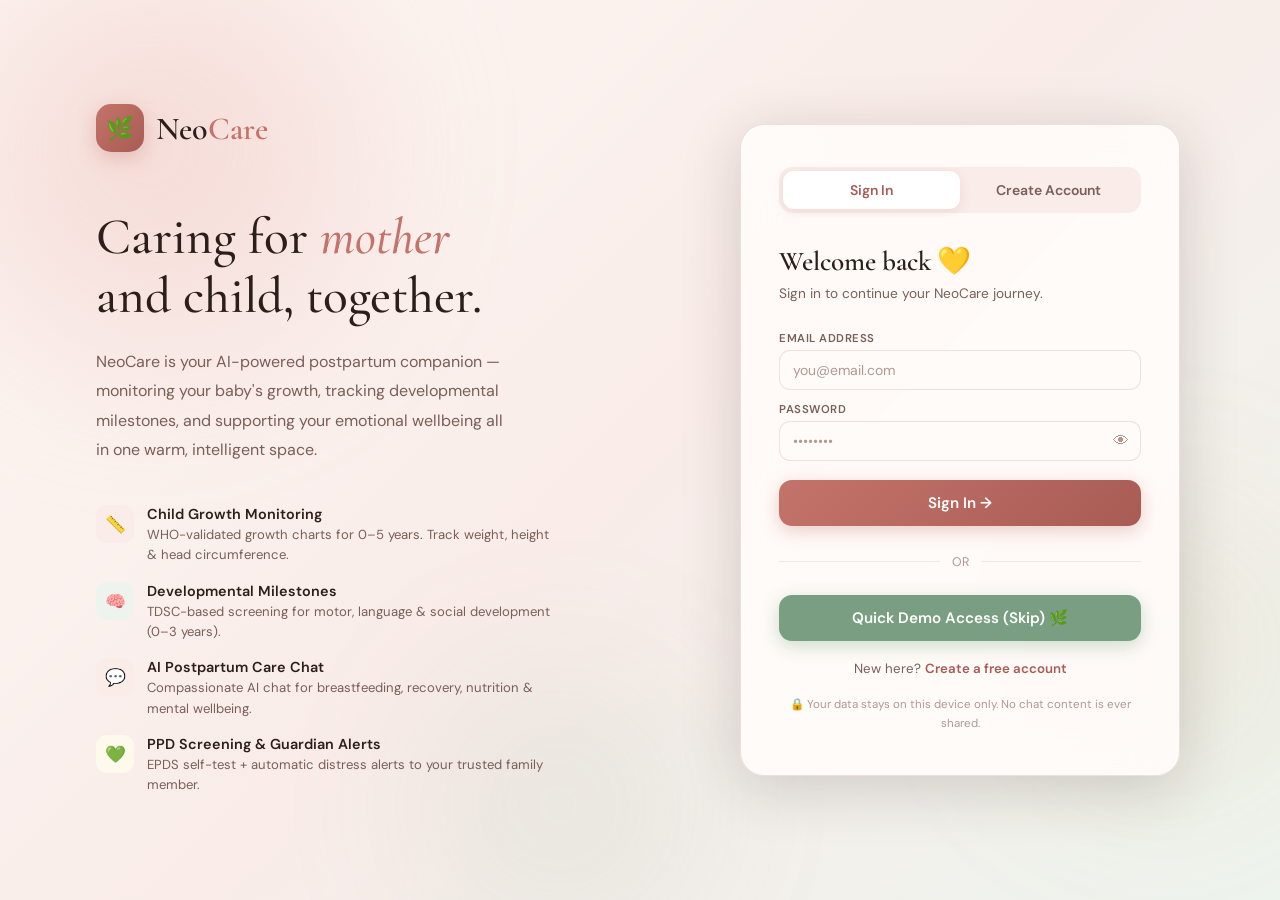
<file: frontend/login.html>
<!DOCTYPE html>
<html lang="en">

<head>
    <meta charset="UTF-8" />
    <meta name="viewport" content="width=device-width, initial-scale=1.0" />
    <title>NeoCare — Welcome</title>
    <meta name="description"
        content="NeoCare login and registration — AI-powered postpartum mother and child health monitoring." />
    <link
        href="https://fonts.googleapis.com/css2?family=Cormorant+Garamond:ital,wght@0,400;0,500;0,600;1,400;1,500&family=DM+Sans:wght@300;400;500;600&display=swap"
        rel="stylesheet" />
    <style>
        *,
        *::before,
        *::after {
            margin: 0;
            padding: 0;
            box-sizing: border-box;
        }

        html {
            scroll-behavior: smooth;
        }

        :root {
            --rose: #c4736a;
            --rose-d: #a85c54;
            --rose-l: #e8a49e;
            --rose-pale: #f9ece9;
            --rose-soft: #f2dbd8;
            --sage: #7a9e82;
            --sage-pale: #edf4ee;
            --gold: #c4a45a;
            --ink: #2c1f1a;
            --mid: #7a5e58;
            --soft: #b09893;
            --cream: #fdf8f4;
            --white: #fffbf9;
            --ok: #5a8f62;
            --ok-bg: #edf6ee;
            --warn: #c47b2a;
            --danger: #b8413a;
            --danger-bg: #fce9e8;
            --shadow: 0 4px 30px rgba(44, 31, 26, .10);
            --shadow-lg: 0 12px 60px rgba(44, 31, 26, .18);
        }

        body {
            font-family: 'DM Sans', sans-serif;
            background: var(--cream);
            min-height: 100vh;
            color: var(--ink);
            overflow-x: hidden;
        }

        /* ── BACKGROUND ────────────────────────── */
        .bg-canvas {
            position: fixed;
            inset: 0;
            z-index: 0;
            background: linear-gradient(135deg, #fdf8f4 0%, #f9ece9 50%, #edf4ee 100%);
            overflow: hidden;
        }

        .bg-orb {
            position: absolute;
            border-radius: 50%;
            filter: blur(70px);
            opacity: 0.35;
            animation: drift 18s ease-in-out infinite;
        }

        .bg-orb-1 {
            width: 500px;
            height: 500px;
            background: radial-gradient(circle, #e8a49e, transparent);
            top: -100px;
            left: -100px;
            animation-delay: 0s;
        }

        .bg-orb-2 {
            width: 400px;
            height: 400px;
            background: radial-gradient(circle, #c4a45a55, transparent);
            top: 50%;
            right: -80px;
            animation-delay: -6s;
        }

        .bg-orb-3 {
            width: 350px;
            height: 350px;
            background: radial-gradient(circle, #7a9e8260, transparent);
            bottom: -80px;
            left: 30%;
            animation-delay: -12s;
        }

        @keyframes drift {

            0%,
            100% {
                transform: translate(0, 0) scale(1);
            }

            33% {
                transform: translate(30px, -20px) scale(1.04);
            }

            66% {
                transform: translate(-20px, 30px) scale(0.97);
            }
        }

        /* ── LAYOUT ────────────────────────────── */
        .wrapper {
            position: relative;
            z-index: 1;
            min-height: 100vh;
            display: grid;
            grid-template-columns: 1fr 1fr;
        }

        /* ── LEFT PANEL ─────────────────────────── */
        .left-panel {
            display: flex;
            flex-direction: column;
            justify-content: center;
            padding: 4rem 5rem 4rem 6rem;
            animation: fadeLeft 0.7s ease;
        }

        @keyframes fadeLeft {
            from {
                opacity: 0;
                transform: translateX(-30px);
            }

            to {
                opacity: 1;
                transform: translateX(0);
            }
        }

        .brand {
            display: inline-flex;
            align-items: center;
            gap: 12px;
            text-decoration: none;
            margin-bottom: 3.5rem;
        }

        .brand-mark {
            width: 48px;
            height: 48px;
            border-radius: 15px;
            background: linear-gradient(135deg, var(--rose), var(--rose-d));
            display: flex;
            align-items: center;
            justify-content: center;
            font-size: 1.4rem;
            box-shadow: 0 6px 20px rgba(196, 115, 106, .35);
        }

        .brand-text {
            font-family: 'Cormorant Garamond', serif;
            font-size: 2rem;
            font-weight: 600;
            color: var(--ink);
        }

        .brand-text span {
            color: var(--rose);
        }

        .left-heading {
            font-family: 'Cormorant Garamond', serif;
            font-size: clamp(2.8rem, 4vw, 4rem);
            font-weight: 500;
            line-height: 1.15;
            color: var(--ink);
            margin-bottom: 1.3rem;
        }

        .left-heading em {
            font-style: italic;
            color: var(--rose);
        }

        .left-sub {
            font-size: 1rem;
            color: var(--mid);
            line-height: 1.85;
            max-width: 420px;
            margin-bottom: 2.5rem;
        }

        .feature-list {
            display: flex;
            flex-direction: column;
            gap: 1rem;
        }

        .feature-item {
            display: flex;
            align-items: flex-start;
            gap: 13px;
        }

        .feature-icon {
            width: 38px;
            height: 38px;
            border-radius: 11px;
            display: flex;
            align-items: center;
            justify-content: center;
            font-size: 1.05rem;
            flex-shrink: 0;
        }

        .fi-rose {
            background: var(--rose-pale);
        }

        .fi-sage {
            background: var(--sage-pale);
        }

        .fi-gold {
            background: #fef9ed;
        }

        .feature-copy h4 {
            font-size: .9rem;
            font-weight: 600;
            color: var(--ink);
            margin-bottom: 2px;
        }

        .feature-copy p {
            font-size: .82rem;
            color: var(--mid);
            line-height: 1.55;
        }

        /* ── RIGHT PANEL ────────────────────────── */
        .right-panel {
            display: flex;
            align-items: center;
            justify-content: center;
            padding: 3rem 4rem;
            animation: fadeRight 0.7s ease;
        }

        @keyframes fadeRight {
            from {
                opacity: 0;
                transform: translateX(30px);
            }

            to {
                opacity: 1;
                transform: translateX(0);
            }
        }

        .auth-card {
            background: rgba(255, 251, 249, .95);
            border: 1px solid rgba(220, 195, 190, .5);
            border-radius: 24px;
            padding: 2.6rem 2.4rem;
            width: 100%;
            max-width: 440px;
            box-shadow: var(--shadow-lg);
            backdrop-filter: blur(20px);
        }

        .tab-switch {
            display: flex;
            background: var(--rose-pale);
            border-radius: 14px;
            padding: 4px;
            margin-bottom: 2rem;
        }

        .ts-btn {
            flex: 1;
            padding: 10px;
            border: none;
            border-radius: 11px;
            font-family: 'DM Sans', sans-serif;
            font-size: .875rem;
            font-weight: 600;
            cursor: pointer;
            transition: all .2s;
            background: transparent;
            color: var(--mid);
        }

        .ts-btn.active {
            background: white;
            color: var(--rose-d);
            box-shadow: 0 3px 12px rgba(196, 115, 106, .15);
        }

        .form-panel {
            display: none;
        }

        .form-panel.active {
            display: block;
        }

        .auth-heading {
            font-family: 'Cormorant Garamond', serif;
            font-size: 1.7rem;
            font-weight: 600;
            color: var(--ink);
            margin-bottom: .35rem;
        }

        .auth-sub {
            font-size: .855rem;
            color: var(--mid);
            margin-bottom: 1.6rem;
            line-height: 1.6;
        }

        .form-section-label {
            font-size: .72rem;
            font-weight: 700;
            color: var(--soft);
            text-transform: uppercase;
            letter-spacing: .8px;
            margin: 1.2rem 0 .7rem;
            display: flex;
            align-items: center;
            gap: 8px;
        }

        .form-section-label::after {
            content: '';
            flex: 1;
            height: 1px;
            background: rgba(196, 115, 106, .15);
        }

        .form-row {
            display: grid;
            gap: .75rem;
            margin-bottom: .75rem;
        }

        .form-row.two {
            grid-template-columns: 1fr 1fr;
        }

        .form-group {
            display: flex;
            flex-direction: column;
            gap: 4px;
        }

        .form-label {
            font-size: .71rem;
            font-weight: 600;
            color: var(--mid);
            text-transform: uppercase;
            letter-spacing: .5px;
        }

        .form-input,
        .form-select {
            padding: 10px 13px;
            border: 1.5px solid rgba(196, 115, 106, .2);
            border-radius: 11px;
            font-family: 'DM Sans', sans-serif;
            font-size: .875rem;
            color: var(--ink);
            background: var(--white);
            outline: none;
            transition: border-color .18s, box-shadow .18s;
            width: 100%;
        }

        .form-input:focus,
        .form-select:focus {
            border-color: var(--rose);
            box-shadow: 0 0 0 3px rgba(196, 115, 106, .12);
        }

        .form-input::placeholder {
            color: var(--soft);
        }

        .pw-wrap {
            position: relative;
        }

        .pw-wrap .form-input {
            padding-right: 42px;
        }

        .pw-eye {
            position: absolute;
            right: 12px;
            top: 50%;
            transform: translateY(-50%);
            background: none;
            border: none;
            cursor: pointer;
            font-size: 1rem;
            color: var(--soft);
            line-height: 1;
            padding: 0;
        }

        .btn-submit {
            width: 100%;
            padding: 13px;
            background: linear-gradient(135deg, var(--rose), var(--rose-d));
            color: white;
            border: none;
            border-radius: 13px;
            font-family: 'DM Sans', sans-serif;
            font-size: .95rem;
            font-weight: 600;
            cursor: pointer;
            margin-top: 1.2rem;
            transition: transform .2s, box-shadow .2s;
            box-shadow: 0 5px 18px rgba(196, 115, 106, .35);
            display: flex;
            align-items: center;
            justify-content: center;
            gap: 8px;
        }

        .btn-submit:hover {
            transform: translateY(-2px);
            box-shadow: 0 8px 28px rgba(196, 115, 106, .45);
        }

        .btn-submit:disabled {
            opacity: .55;
            cursor: not-allowed;
            transform: none;
            box-shadow: none;
        }

        .spinner {
            width: 17px;
            height: 17px;
            border: 2.5px solid rgba(255, 255, 255, .4);
            border-top-color: white;
            border-radius: 50%;
            animation: spin .7s linear infinite;
            display: none;
        }

        @keyframes spin {
            to {
                transform: rotate(360deg);
            }
        }

        .error-msg {
            background: var(--danger-bg);
            border: 1px solid rgba(184, 65, 58, .25);
            border-radius: 10px;
            padding: .7rem 1rem;
            font-size: .825rem;
            color: var(--danger);
            margin-top: .9rem;
            display: none;
            line-height: 1.5;
        }

        .success-msg {
            background: var(--ok-bg);
            border: 1px solid rgba(90, 143, 98, .25);
            border-radius: 10px;
            padding: .7rem 1rem;
            font-size: .825rem;
            color: var(--ok);
            margin-top: .9rem;
            display: none;
            line-height: 1.5;
        }

        .divider {
            margin: 1.5rem 0;
            text-align: center;
            position: relative;
        }

        .divider::before {
            content: '';
            position: absolute;
            top: 50%;
            left: 0;
            right: 0;
            height: 1px;
            background: rgba(196, 115, 106, .15);
        }

        .divider span {
            background: var(--white);
            padding: 0 12px;
            position: relative;
            font-size: .78rem;
            color: var(--soft);
        }

        .switch-link {
            text-align: center;
            margin-top: 1.2rem;
            font-size: .83rem;
            color: var(--mid);
        }

        .switch-link button {
            background: none;
            border: none;
            cursor: pointer;
            color: var(--rose-d);
            font-weight: 600;
            font-family: 'DM Sans', sans-serif;
            font-size: .83rem;
            text-decoration: underline text-decoration-color(transparent);
            transition: color .15s;
        }

        .switch-link button:hover {
            color: var(--rose);
        }

        .disclaimer {
            font-size: .72rem;
            color: var(--soft);
            line-height: 1.6;
            margin-top: 1.2rem;
            text-align: center;
        }

        /* ── RESPONSIVE ─────────────────────────── */
        @media (max-width: 900px) {
            .wrapper {
                grid-template-columns: 1fr;
            }

            .left-panel {
                display: none;
            }

            .right-panel {
                padding: 2rem 1.2rem;
                min-height: 100vh;
            }

            .auth-card {
                max-width: 100%;
            }
        }
    </style>
</head>

<body>

    <div class="bg-canvas">
        <div class="bg-orb bg-orb-1"></div>
        <div class="bg-orb bg-orb-2"></div>
        <div class="bg-orb bg-orb-3"></div>
    </div>

    <div class="wrapper">

        <!-- LEFT HERO PANEL -->
        <div class="left-panel">
            <a href="login.html" class="brand">
                <div class="brand-mark">🌿</div>
                <span class="brand-text">Neo<span>Care</span></span>
            </a>

            <h1 class="left-heading">
                Caring for <em>mother</em><br>and child, together.
            </h1>
            <p class="left-sub">
                NeoCare is your AI-powered postpartum companion — monitoring your baby's growth, tracking developmental
                milestones, and supporting your emotional wellbeing all in one warm, intelligent space.
            </p>

            <div class="feature-list">
                <div class="feature-item">
                    <div class="feature-icon fi-rose">📏</div>
                    <div class="feature-copy">
                        <h4>Child Growth Monitoring</h4>
                        <p>WHO-validated growth charts for 0–5 years. Track weight, height & head circumference.</p>
                    </div>
                </div>
                <div class="feature-item">
                    <div class="feature-icon fi-sage">🧠</div>
                    <div class="feature-copy">
                        <h4>Developmental Milestones</h4>
                        <p>TDSC-based screening for motor, language & social development (0–3 years).</p>
                    </div>
                </div>
                <div class="feature-item">
                    <div class="feature-icon fi-rose">💬</div>
                    <div class="feature-copy">
                        <h4>AI Postpartum Care Chat</h4>
                        <p>Compassionate AI chat for breastfeeding, recovery, nutrition & mental wellbeing.</p>
                    </div>
                </div>
                <div class="feature-item">
                    <div class="feature-icon fi-gold">💚</div>
                    <div class="feature-copy">
                        <h4>PPD Screening & Guardian Alerts</h4>
                        <p>EPDS self-test + automatic distress alerts to your trusted family member.</p>
                    </div>
                </div>
            </div>
        </div>

        <!-- RIGHT AUTH PANEL -->
        <div class="right-panel">
            <div class="auth-card">

                <div class="tab-switch">
                    <button class="ts-btn active" id="loginTab" onclick="showTab('login')">Sign In</button>
                    <button class="ts-btn" id="registerTab" onclick="showTab('register')">Create Account</button>
                </div>

                <!-- ═══ LOGIN FORM ═══ -->
                <div class="form-panel active" id="loginPanel">
                    <div class="auth-heading">Welcome back 💛</div>
                    <div class="auth-sub">Sign in to continue your NeoCare journey.</div>

                    <div class="form-row">
                        <div class="form-group">
                            <label class="form-label">Email Address</label>
                            <input type="email" id="loginEmail" class="form-input" placeholder="you@email.com"
                                autocomplete="email" />
                        </div>
                    </div>
                    <div class="form-row">
                        <div class="form-group">
                            <label class="form-label">Password</label>
                            <div class="pw-wrap">
                                <input type="password" id="loginPw" class="form-input" placeholder="••••••••"
                                    autocomplete="current-password" />
                                <button class="pw-eye" onclick="togglePw('loginPw',this)" type="button">👁</button>
                            </div>
                        </div>
                    </div>

                    <button class="btn-submit" id="loginBtn" onclick="doLogin()">
                        <span id="loginBtnText">Sign In →</span>
                        <div class="spinner" id="loginSpinner"></div>
                    </button>

                    <div class="divider"><span>OR</span></div>

                    <button class="btn-submit"
                        style="background: var(--sage); margin-top: 0; box-shadow: 0 5px 18px rgba(90, 143, 98, .3);"
                        onclick="doGuestLogin()">
                        <span>Quick Demo Access (Skip) 🌿</span>
                    </button>
                    <div class="error-msg" id="loginError"></div>
                    <div class="success-msg" id="loginSuccess"></div>

                    <div class="switch-link">
                        New here? <button onclick="showTab('register')">Create a free account</button>
                    </div>

                    <div class="disclaimer">
                        🔒 Your data stays on this device only. No chat content is ever shared.
                    </div>
                </div>

                <!-- ═══ REGISTER FORM ═══ -->
                <div class="form-panel" id="registerPanel">
                    <div class="auth-heading">Join NeoCare 🌿</div>
                    <div class="auth-sub">Set up your free account. It takes less than 2 minutes.</div>

                    <div class="form-section-label">Your Details</div>
                    <div class="form-row">
                        <div class="form-group">
                            <label class="form-label">Full Name</label>
                            <input type="text" id="regName" class="form-input" placeholder="e.g. Priya Sharma" />
                        </div>
                    </div>
                    <div class="form-row two">
                        <div class="form-group">
                            <label class="form-label">Email Address</label>
                            <input type="email" id="regEmail" class="form-input" placeholder="you@email.com"
                                autocomplete="email" />
                        </div>
                        <div class="form-group">
                            <label class="form-label">Phone (optional)</label>
                            <input type="tel" id="regPhone" class="form-input" placeholder="+91 98765 43210" />
                        </div>
                    </div>
                    <div class="form-row">
                        <div class="form-group">
                            <label class="form-label">Password</label>
                            <div class="pw-wrap">
                                <input type="password" id="regPw" class="form-input" placeholder="At least 6 characters"
                                    autocomplete="new-password" />
                                <button class="pw-eye" onclick="togglePw('regPw',this)" type="button">👁</button>
                            </div>
                        </div>
                    </div>

                    <div class="form-section-label">Baby Details (optional)</div>
                    <div class="form-row two">
                        <div class="form-group">
                            <label class="form-label">Baby's Name</label>
                            <input type="text" id="regBabyName" class="form-input" placeholder="e.g. Arjun" />
                        </div>
                        <div class="form-group">
                            <label class="form-label">Date of Birth</label>
                            <input type="date" id="regBabyDob" class="form-input" />
                        </div>
                    </div>
                    <div class="form-row two">
                        <div class="form-group">
                            <label class="form-label">Delivery Type</label>
                            <select id="regDelivery" class="form-select">
                                <option value="vaginal">Vaginal</option>
                                <option value="c-section">C-Section</option>
                            </select>
                        </div>
                        <div class="form-group">
                            <label class="form-label">Breastfeeding</label>
                            <select id="regBf" class="form-select">
                                <option value="exclusive">Yes — exclusively</option>
                                <option value="mixed">Yes — mixed</option>
                                <option value="formula">Formula only</option>
                                <option value="no">Not breastfeeding</option>
                            </select>
                        </div>
                    </div>

                    <button class="btn-submit" id="regBtn" onclick="doRegister()">
                        <span id="regBtnText">Create My Account →</span>
                        <div class="spinner" id="regSpinner"></div>
                    </button>
                    <div class="error-msg" id="regError"></div>
                    <div class="success-msg" id="regSuccess"></div>

                    <div class="switch-link">
                        Already registered? <button onclick="showTab('login')">Sign in</button>
                    </div>

                    <div class="disclaimer">
                        By creating an account you agree that this is a screening tool only — not medical advice.
                    </div>
                </div>

            </div>
        </div>

    </div>

    <script>
        const API = (window.location.hostname === '127.0.0.1' || window.location.hostname === 'localhost' || window.location.protocol === 'file:') ? 'http://127.0.0.1:8000/api' : window.location.origin + '/api';

        // ── TABS ──────────────────────────────────────────────────────────
        function showTab(tab) {
            document.getElementById('loginPanel').classList.toggle('active', tab === 'login');
            document.getElementById('registerPanel').classList.toggle('active', tab === 'register');
            document.getElementById('loginTab').classList.toggle('active', tab === 'login');
            document.getElementById('registerTab').classList.toggle('active', tab === 'register');
        }

        // ── TOGGLE PASSWORD ───────────────────────────────────────────────
        function togglePw(id, btn) {
            const inp = document.getElementById(id);
            if (inp.type === 'password') { inp.type = 'text'; btn.textContent = '🙈'; }
            else { inp.type = 'password'; btn.textContent = '👁'; }
        }

        // ── HELPERS ───────────────────────────────────────────────────────
        function setLoading(btnId, spinnerId, state) {
            const btn = document.getElementById(btnId);
            const sp = document.getElementById(spinnerId);
            btn.disabled = state;
            sp.style.display = state ? 'inline-block' : 'none';
            document.getElementById(btnId + 'Text').style.opacity = state ? 0.4 : 1;
        }
        function showMsg(id, msg) {
            const el = document.getElementById(id);
            el.textContent = msg; el.style.display = 'block';
        }
        function hideMsg(id) { document.getElementById(id).style.display = 'none'; }

        // ── CHECK AUTO-LOGIN ──────────────────────────────────────────────
        (function autoLogin() {
            const token = localStorage.getItem('nc_token');
            if (token) {
                fetch(`${API}/auth/me?token=${token}`)
                    .then(r => r.ok ? r.json() : null)
                    .then(d => { if (d && d.user) window.location.href = 'dashboard.html'; })
                    .catch(() => { });
            }
        })();

        // ── LOGIN ─────────────────────────────────────────────────────────
        async function doLogin() {
            hideMsg('loginError'); hideMsg('loginSuccess');
            const email = document.getElementById('loginEmail').value.trim();
            const pw = document.getElementById('loginPw').value;
            if (!email || !pw) { showMsg('loginError', '⚠️ Please enter your email and password.'); return; }

            setLoading('loginBtn', 'loginSpinner', true);
            try {
                const res = await fetch(`${API}/auth/login`, {
                    method: 'POST', headers: { 'Content-Type': 'application/json' },
                    body: JSON.stringify({ email, password: pw }),
                });
                const data = await res.json();
                if (!res.ok) throw new Error(data.detail || 'Login failed');
                localStorage.setItem('nc_token', data.token);
                localStorage.setItem('nc_user', JSON.stringify(data.user));
                showMsg('loginSuccess', '✓ Signed in! Redirecting…');
                setTimeout(() => window.location.href = 'dashboard.html', 900);
            } catch (e) {
                showMsg('loginError', '⚠️ ' + e.message);
            }
            setLoading('loginBtn', 'loginSpinner', false);
        }

        // ── REGISTER ──────────────────────────────────────────────────────
        async function doRegister() {
            hideMsg('regError'); hideMsg('regSuccess');
            const name = document.getElementById('regName').value.trim();
            const email = document.getElementById('regEmail').value.trim();
            const pw = document.getElementById('regPw').value;
            if (!name || !email || !pw) { showMsg('regError', '⚠️ Name, email, and password are required.'); return; }
            if (pw.length < 6) { showMsg('regError', '⚠️ Password must be at least 6 characters.'); return; }

            setLoading('regBtn', 'regSpinner', true);
            try {
                const res = await fetch(`${API}/auth/register`, {
                    method: 'POST', headers: { 'Content-Type': 'application/json' },
                    body: JSON.stringify({
                        full_name: name,
                        email: email,
                        password: pw,
                        phone: document.getElementById('regPhone').value.trim() || null,
                        baby_name: document.getElementById('regBabyName').value.trim() || null,
                        baby_dob: document.getElementById('regBabyDob').value || null,
                        delivery_type: document.getElementById('regDelivery').value,
                        bf_status: document.getElementById('regBf').value,
                    }),
                });
                const data = await res.json();
                if (!res.ok) throw new Error(data.detail || 'Registration failed');
                localStorage.setItem('nc_token', data.token);
                localStorage.setItem('nc_user', JSON.stringify(data.user));
                showMsg('regSuccess', '✓ Account created! Redirecting to your dashboard…');
                setTimeout(() => window.location.href = 'dashboard.html', 1000);
            } catch (e) {
                showMsg('regError', '⚠️ ' + e.message);
            }
            setLoading('regBtn', 'regSpinner', false);
        }

        // ── GUEST ACCESS ──────────────────────────────────────────────────
        async function doGuestLogin() {
            setLoading('loginBtn', 'loginSpinner', true);
            try {
                // Try to register demo user first
                let res = await fetch(`${API}/auth/register`, {
                    method: 'POST', headers: { 'Content-Type': 'application/json' },
                    body: JSON.stringify({
                        full_name: "Demo Mother",
                        email: "demo@neocare.com",
                        password: "password123",
                        baby_name: "Baby Arjun",
                        baby_dob: "2025-01-01"
                    }),
                });

                let data;
                if (res.status === 409) { // Already exists
                    res = await fetch(`${API}/auth/login`, {
                        method: 'POST', headers: { 'Content-Type': 'application/json' },
                        body: JSON.stringify({ email: "demo@neocare.com", password: "password123" }),
                    });
                }

                data = await res.json();
                if (!res.ok) throw new Error(data.detail || 'Demo login failed');

                localStorage.setItem('nc_token', data.token);
                localStorage.setItem('nc_user', JSON.stringify(data.user));
                showMsg('loginSuccess', '✓ Welcome to Demo! Redirecting…');
                setTimeout(() => window.location.href = 'dashboard.html', 800);
            } catch (e) {
                showMsg('loginError', '⚠️ Demo access failed: ' + e.message);
            }
            setLoading('loginBtn', 'loginSpinner', false);
        }

        // Allow Enter key in inputs
        document.addEventListener('keydown', e => {
            if (e.key !== 'Enter') return;
            const loginActive = document.getElementById('loginPanel').classList.contains('active');
            if (loginActive) doLogin();
            else doRegister();
        });
    </script>
</body>

</html>
</file>
